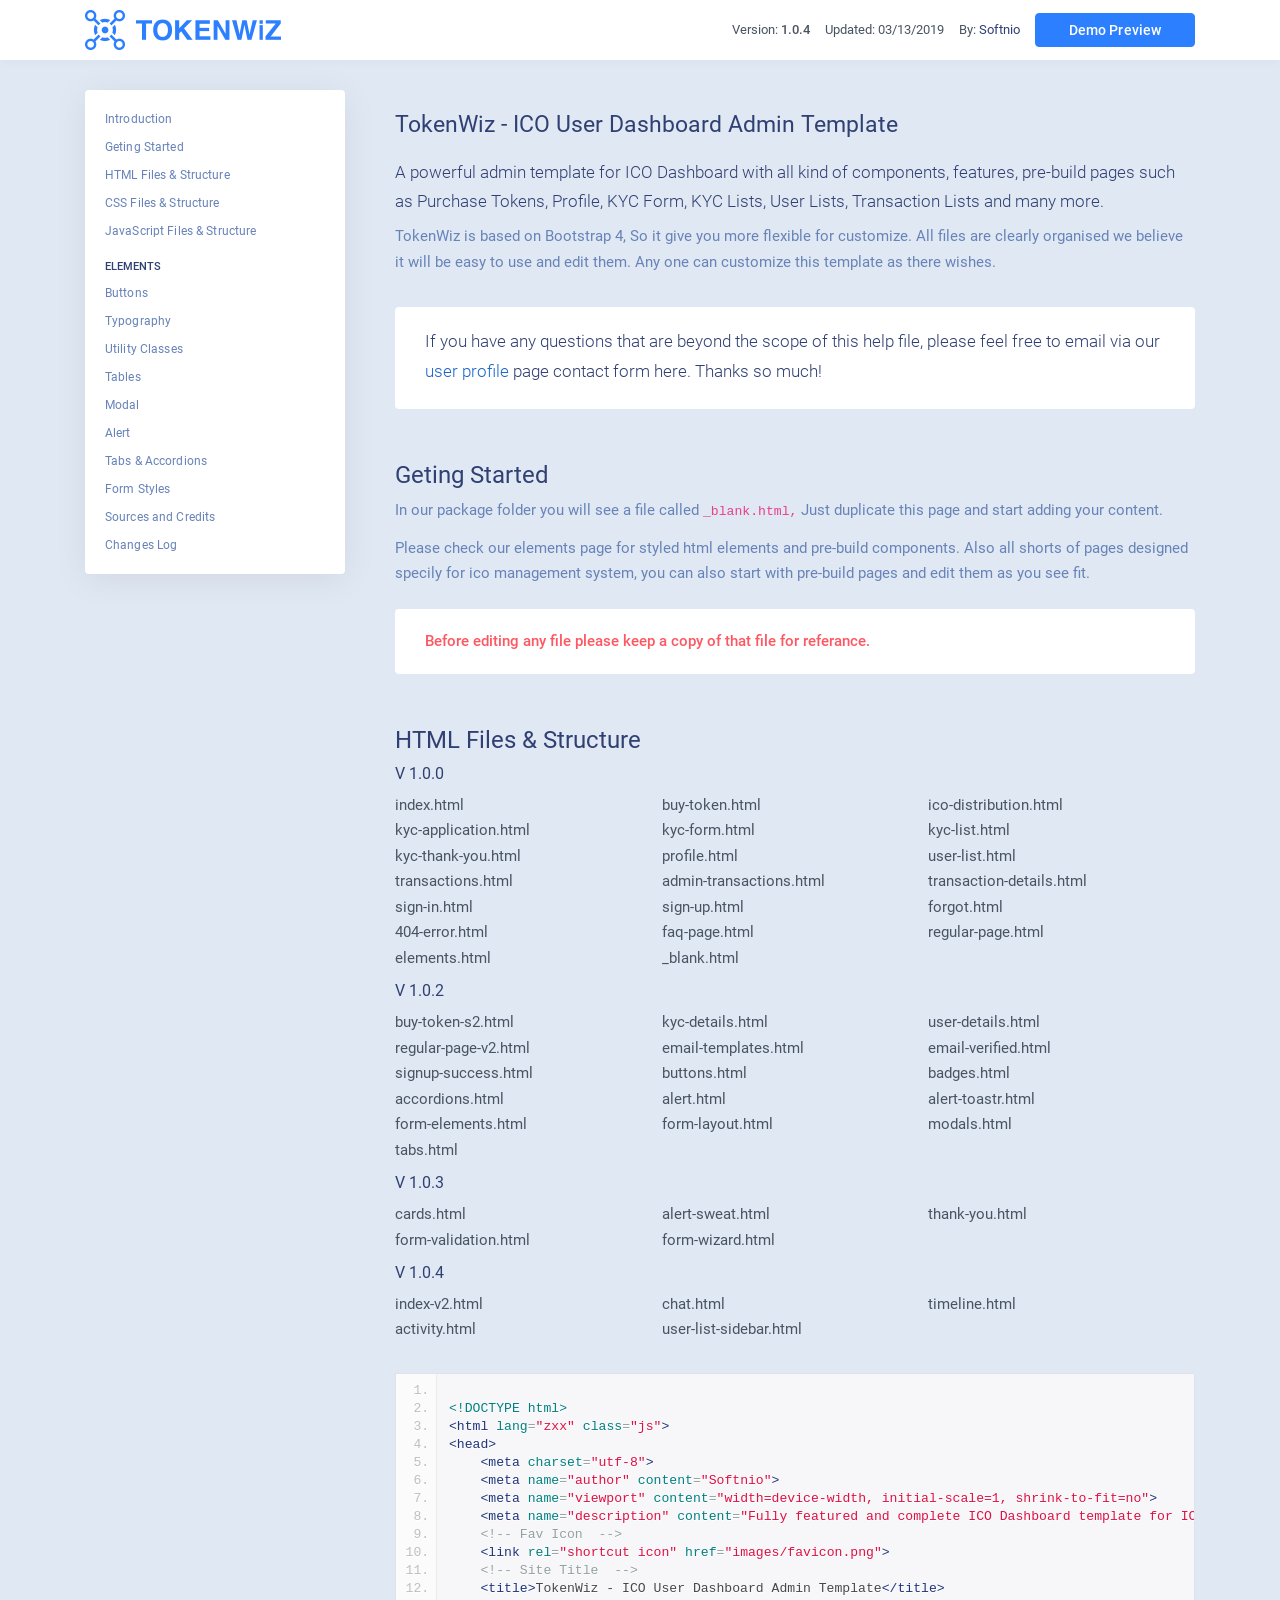
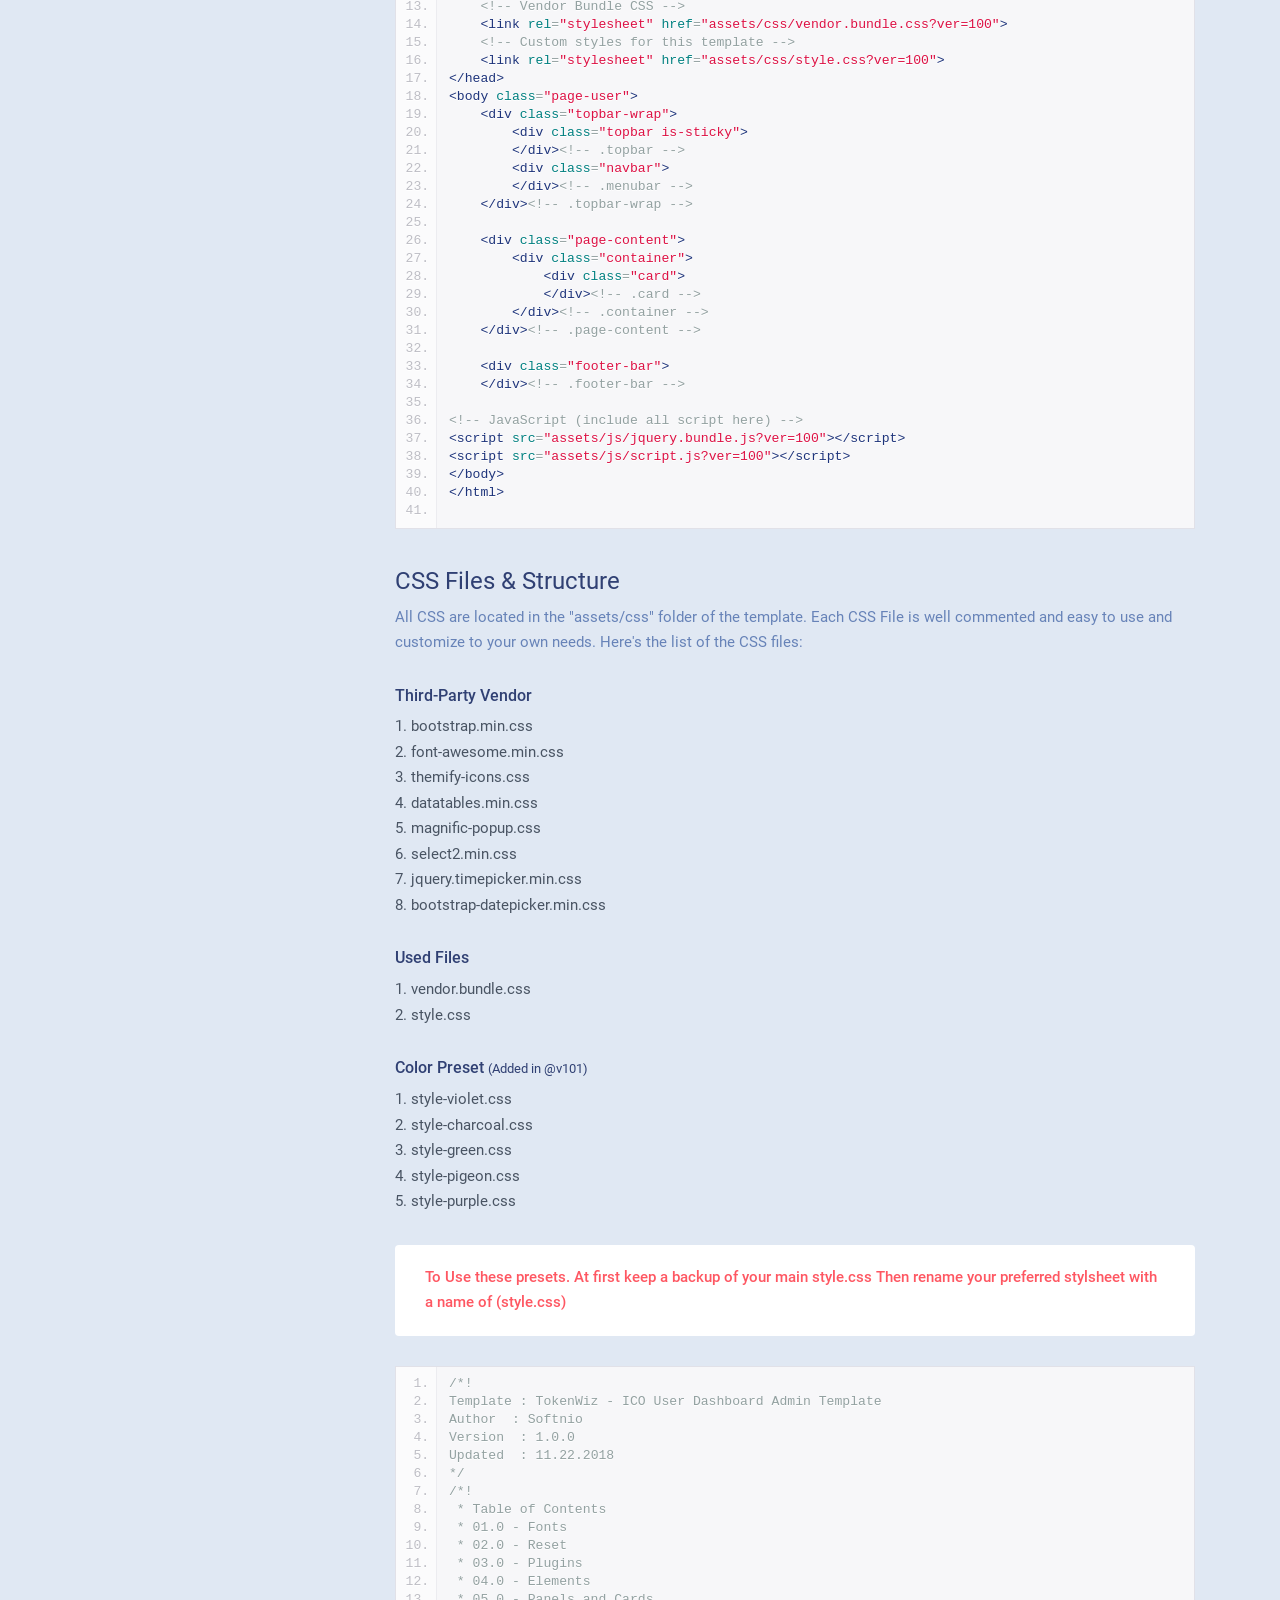
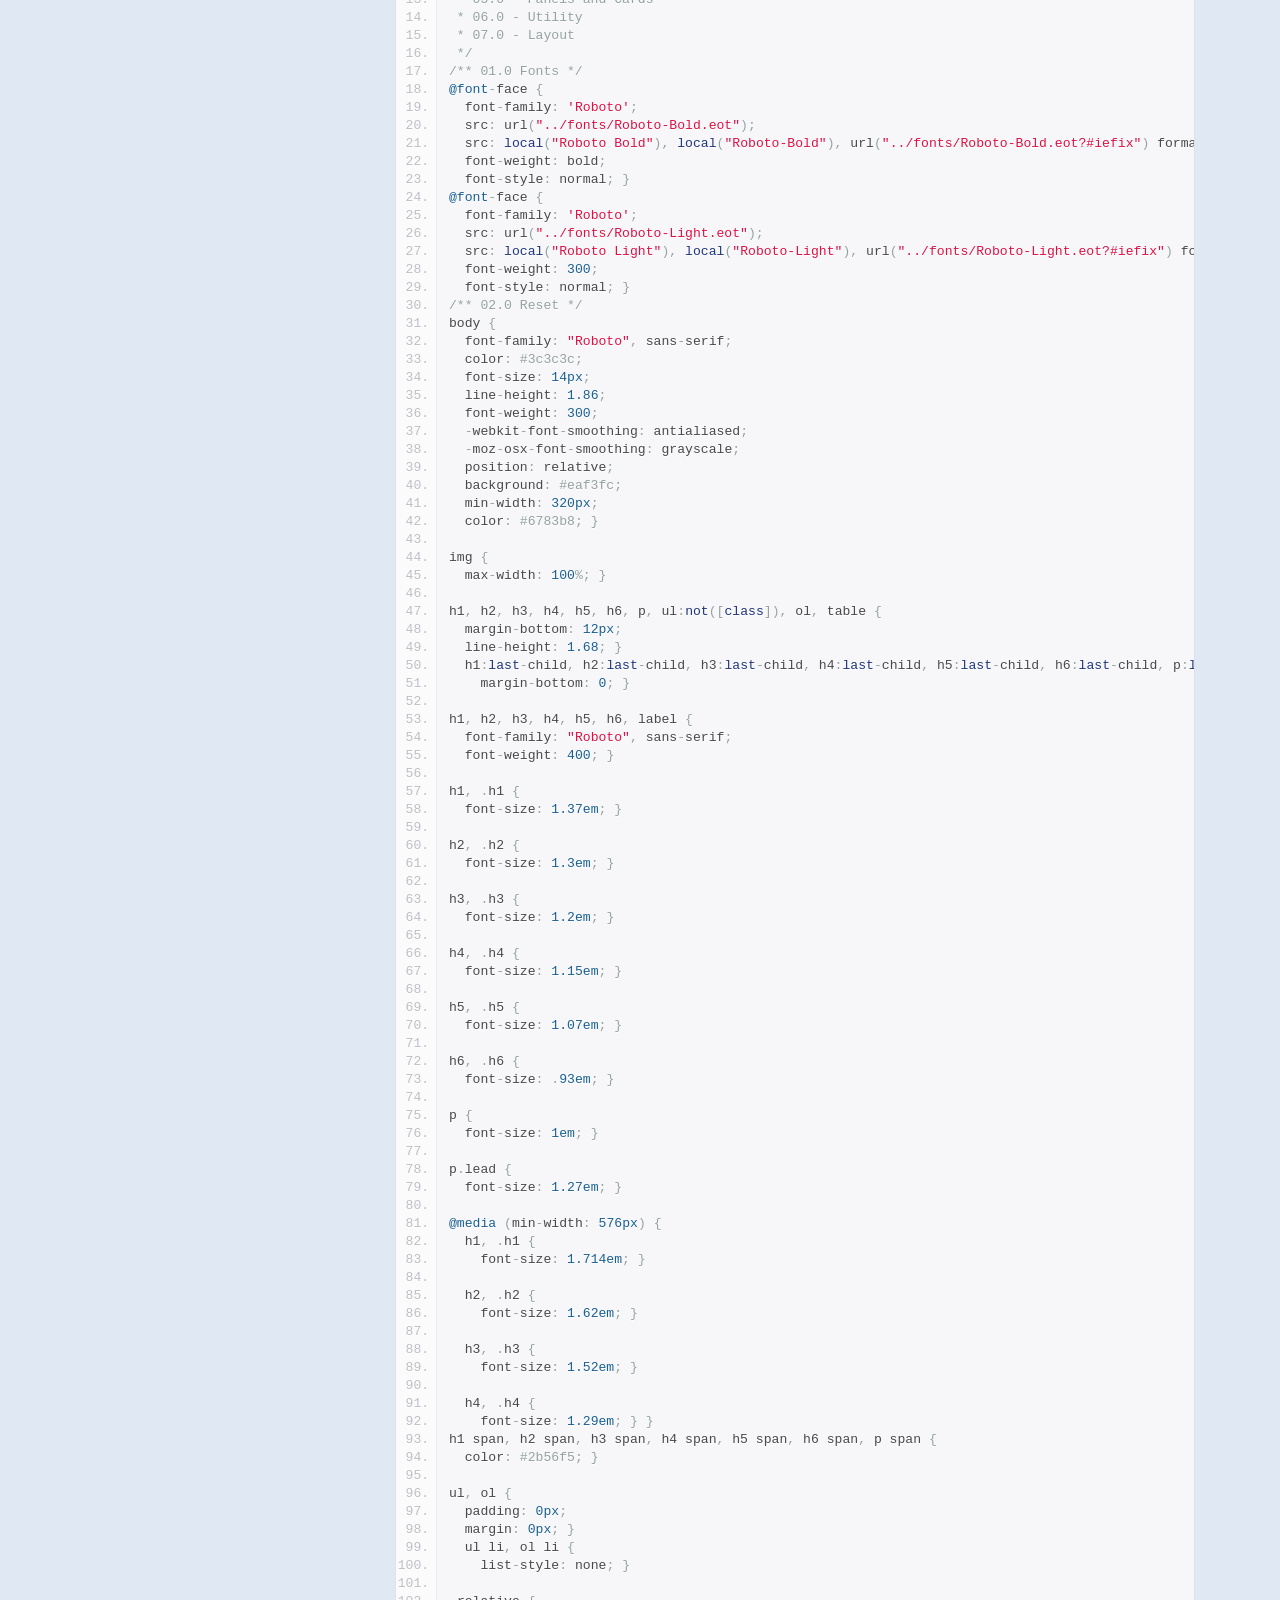
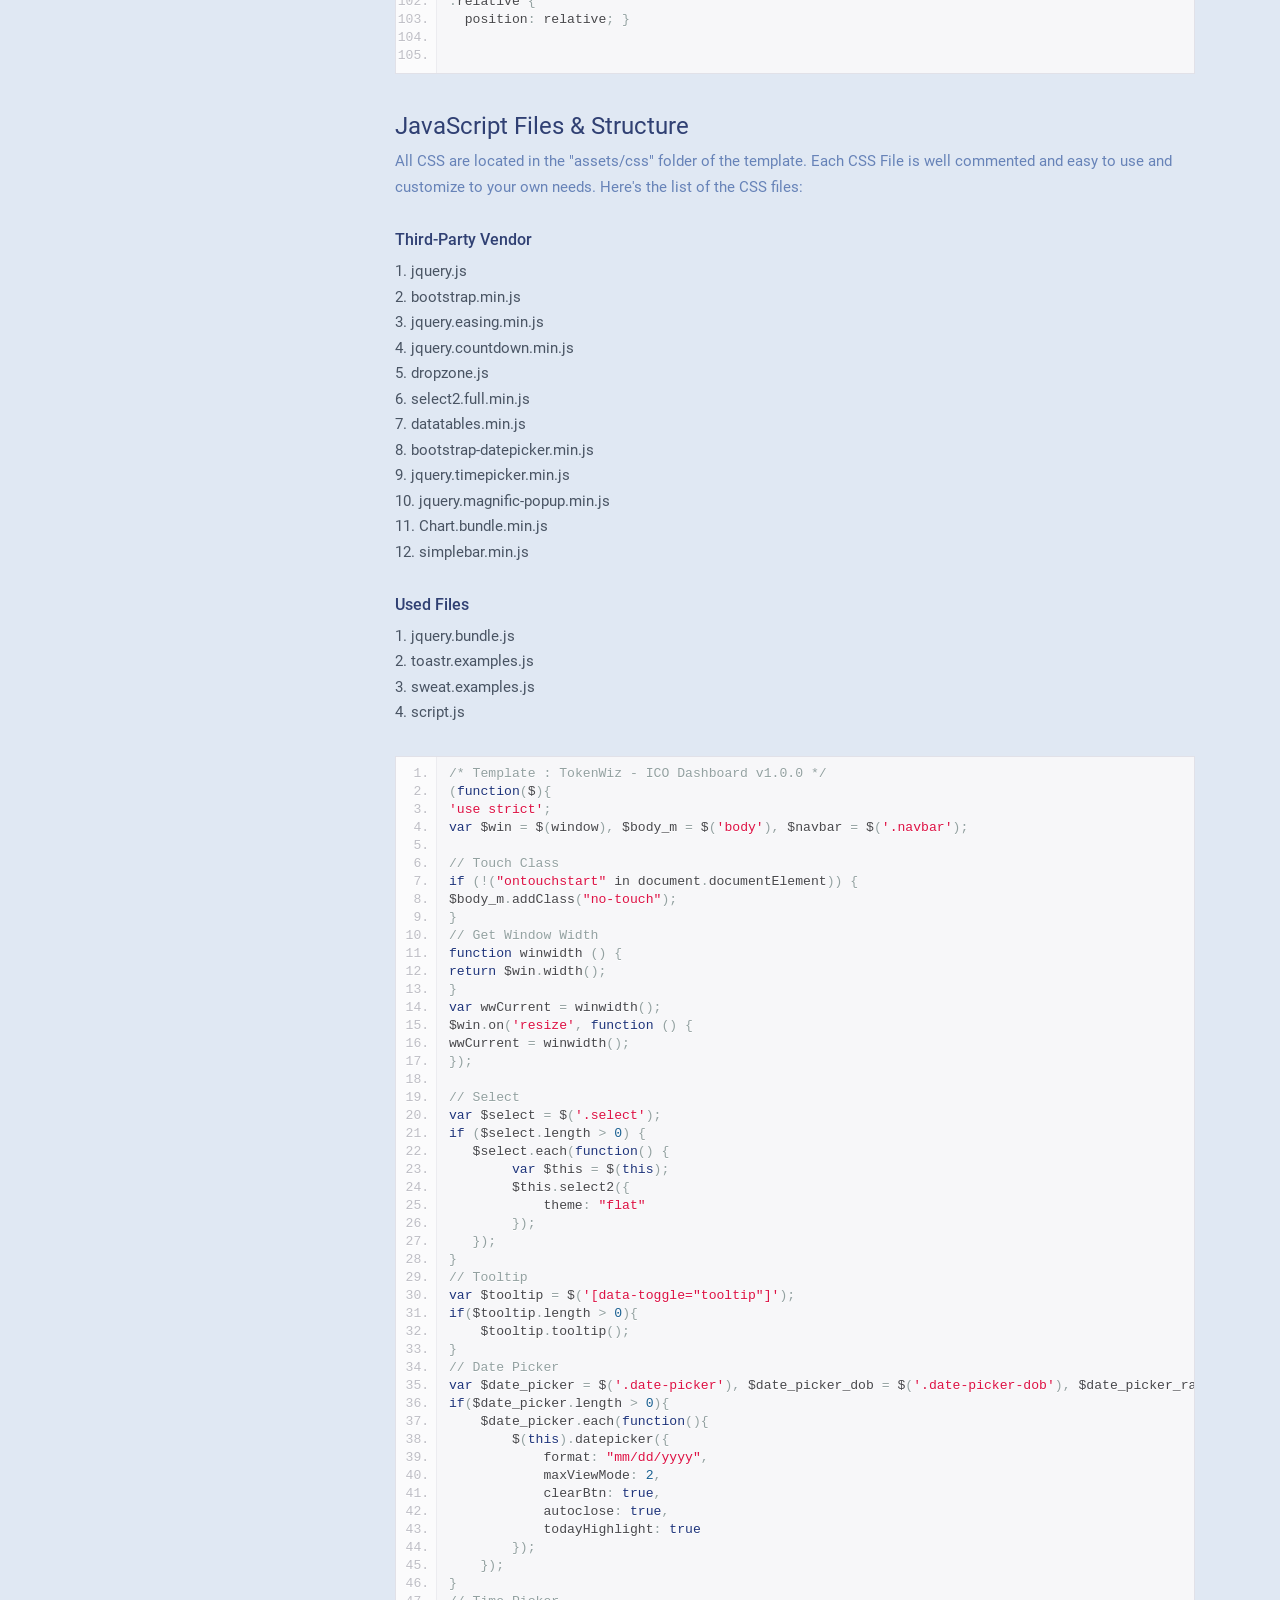
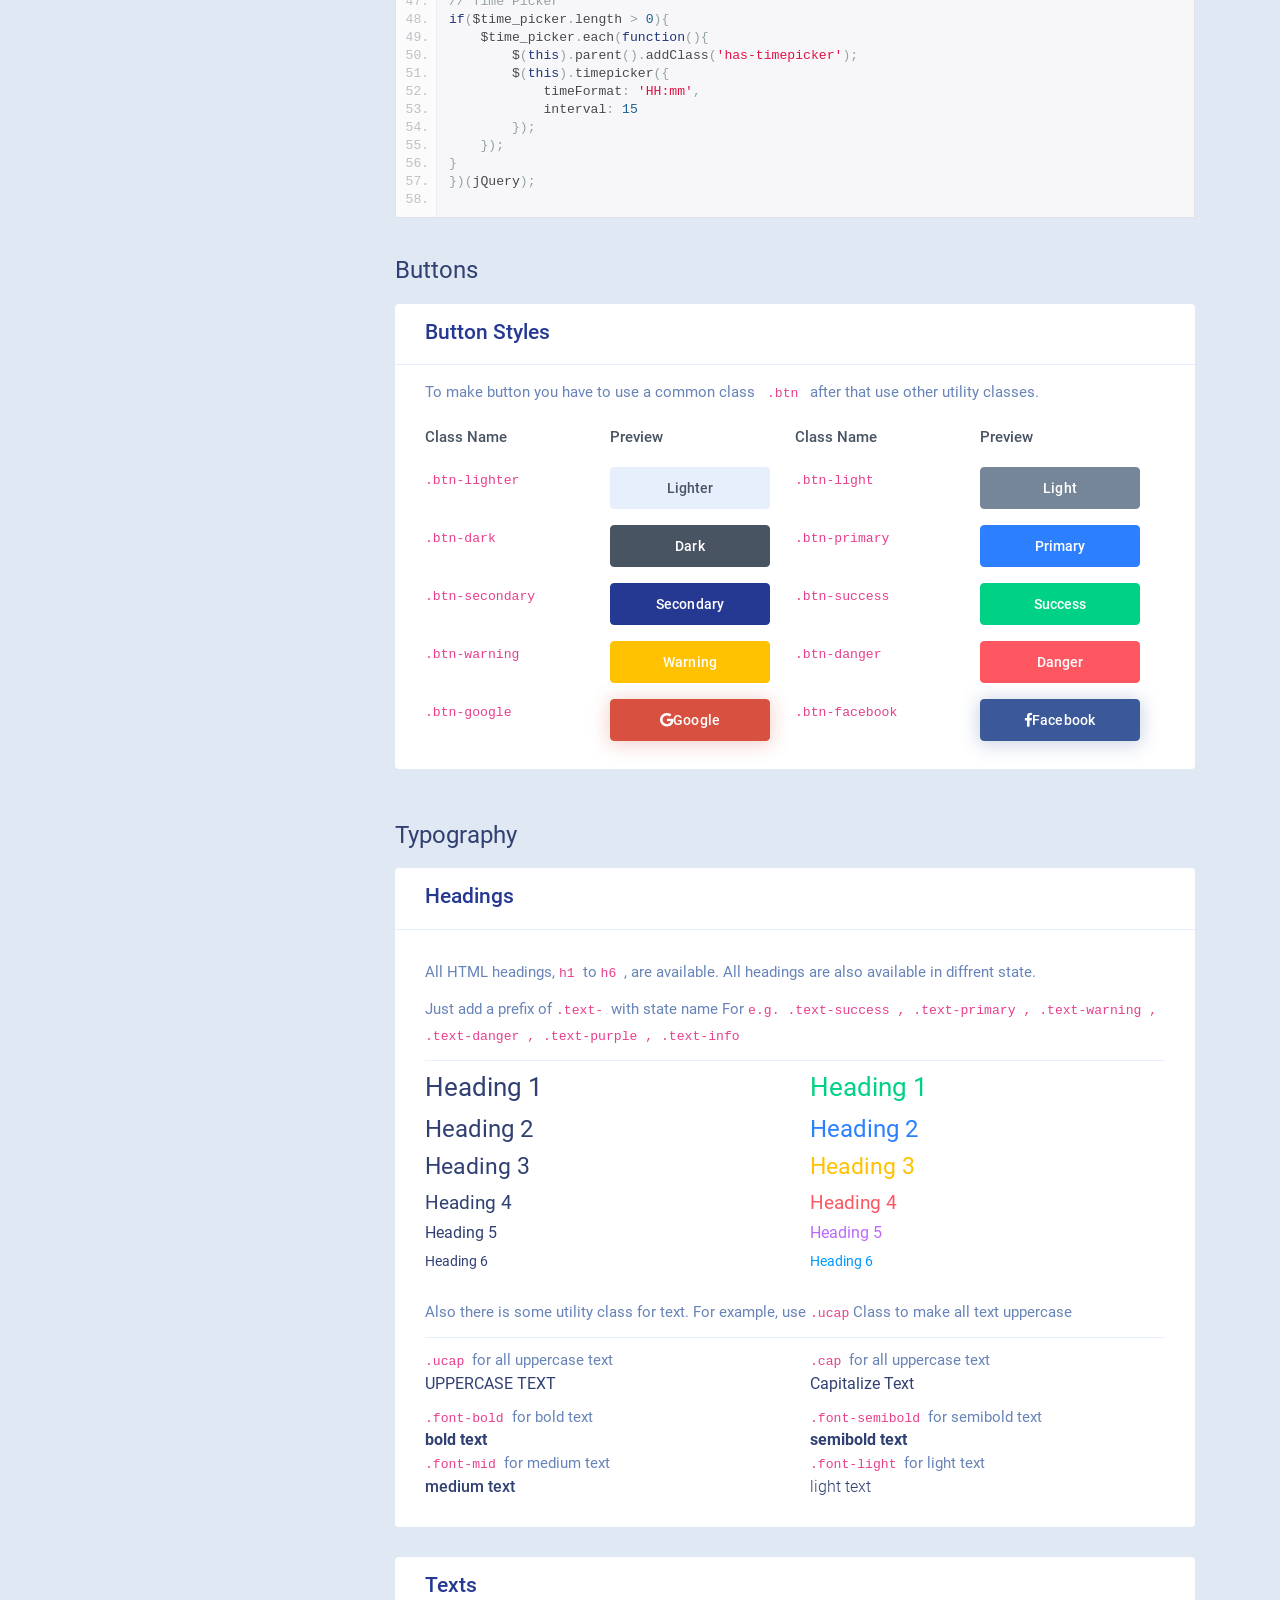
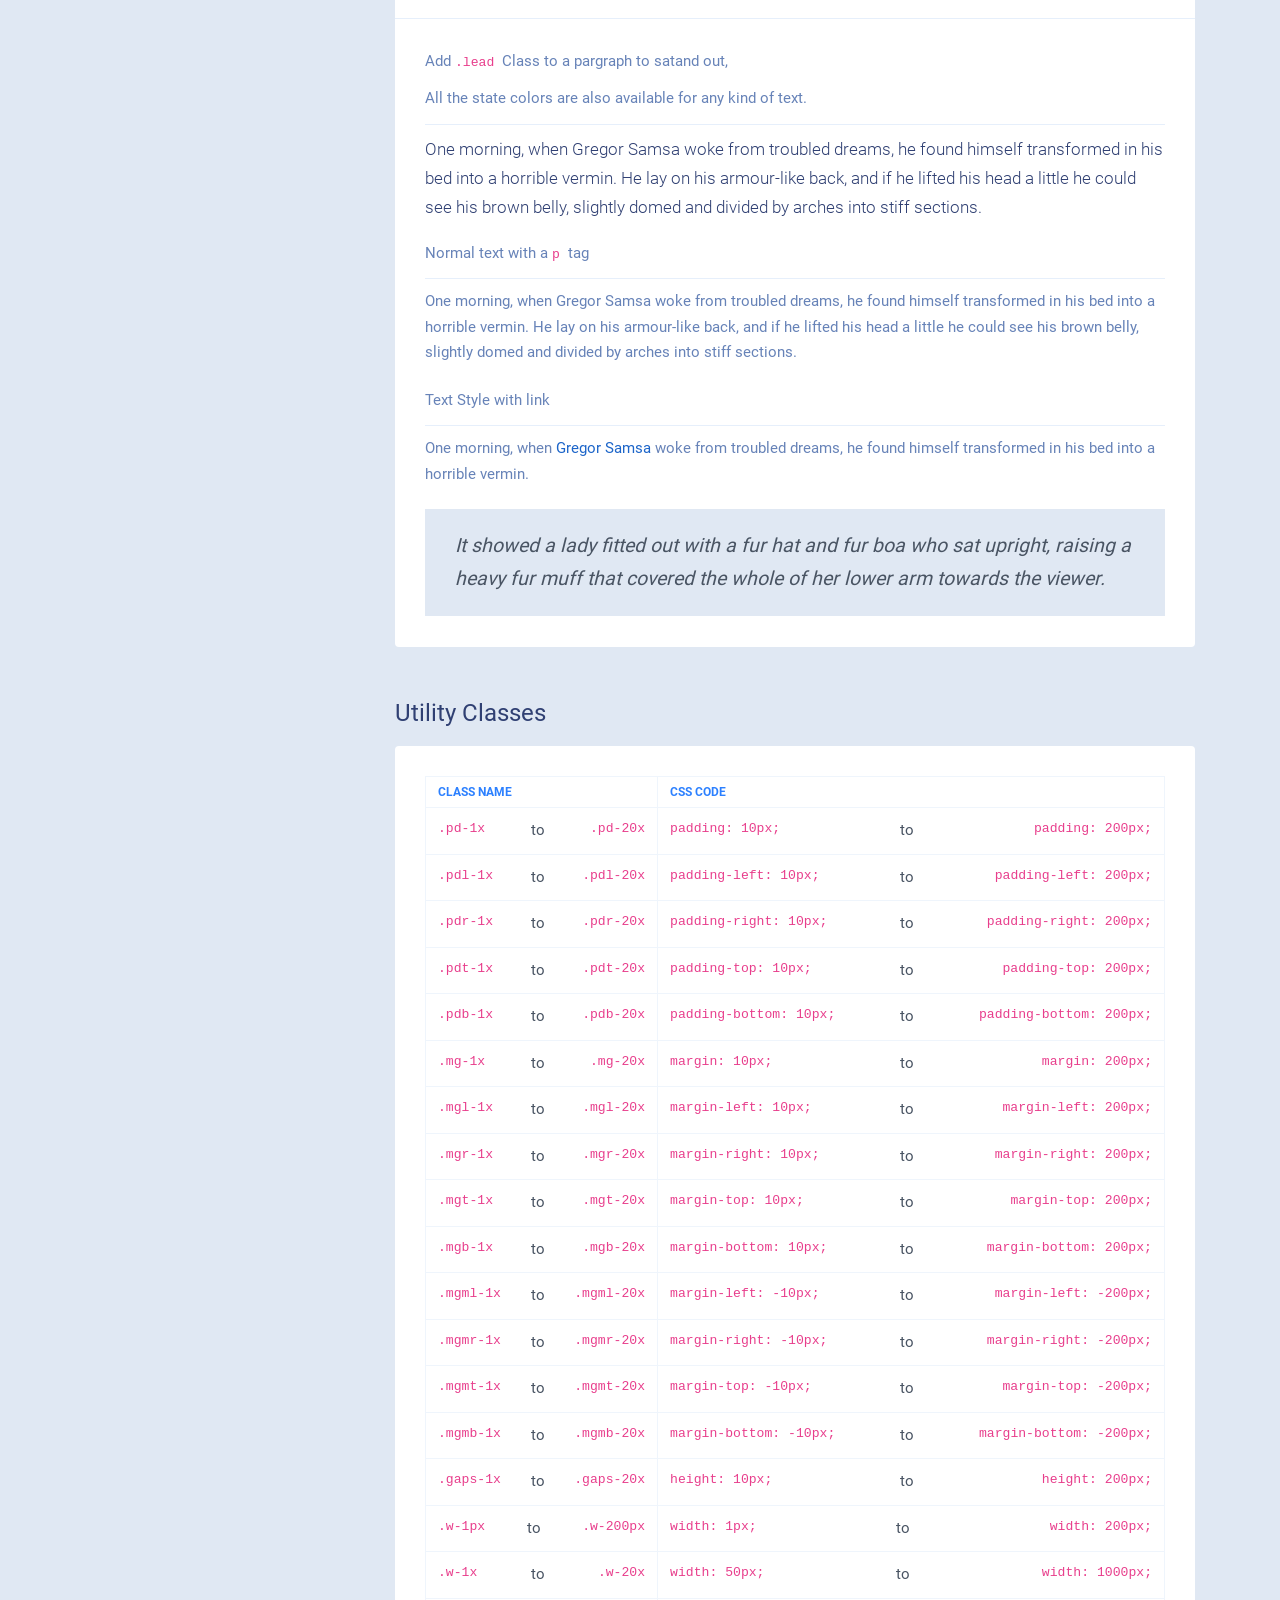
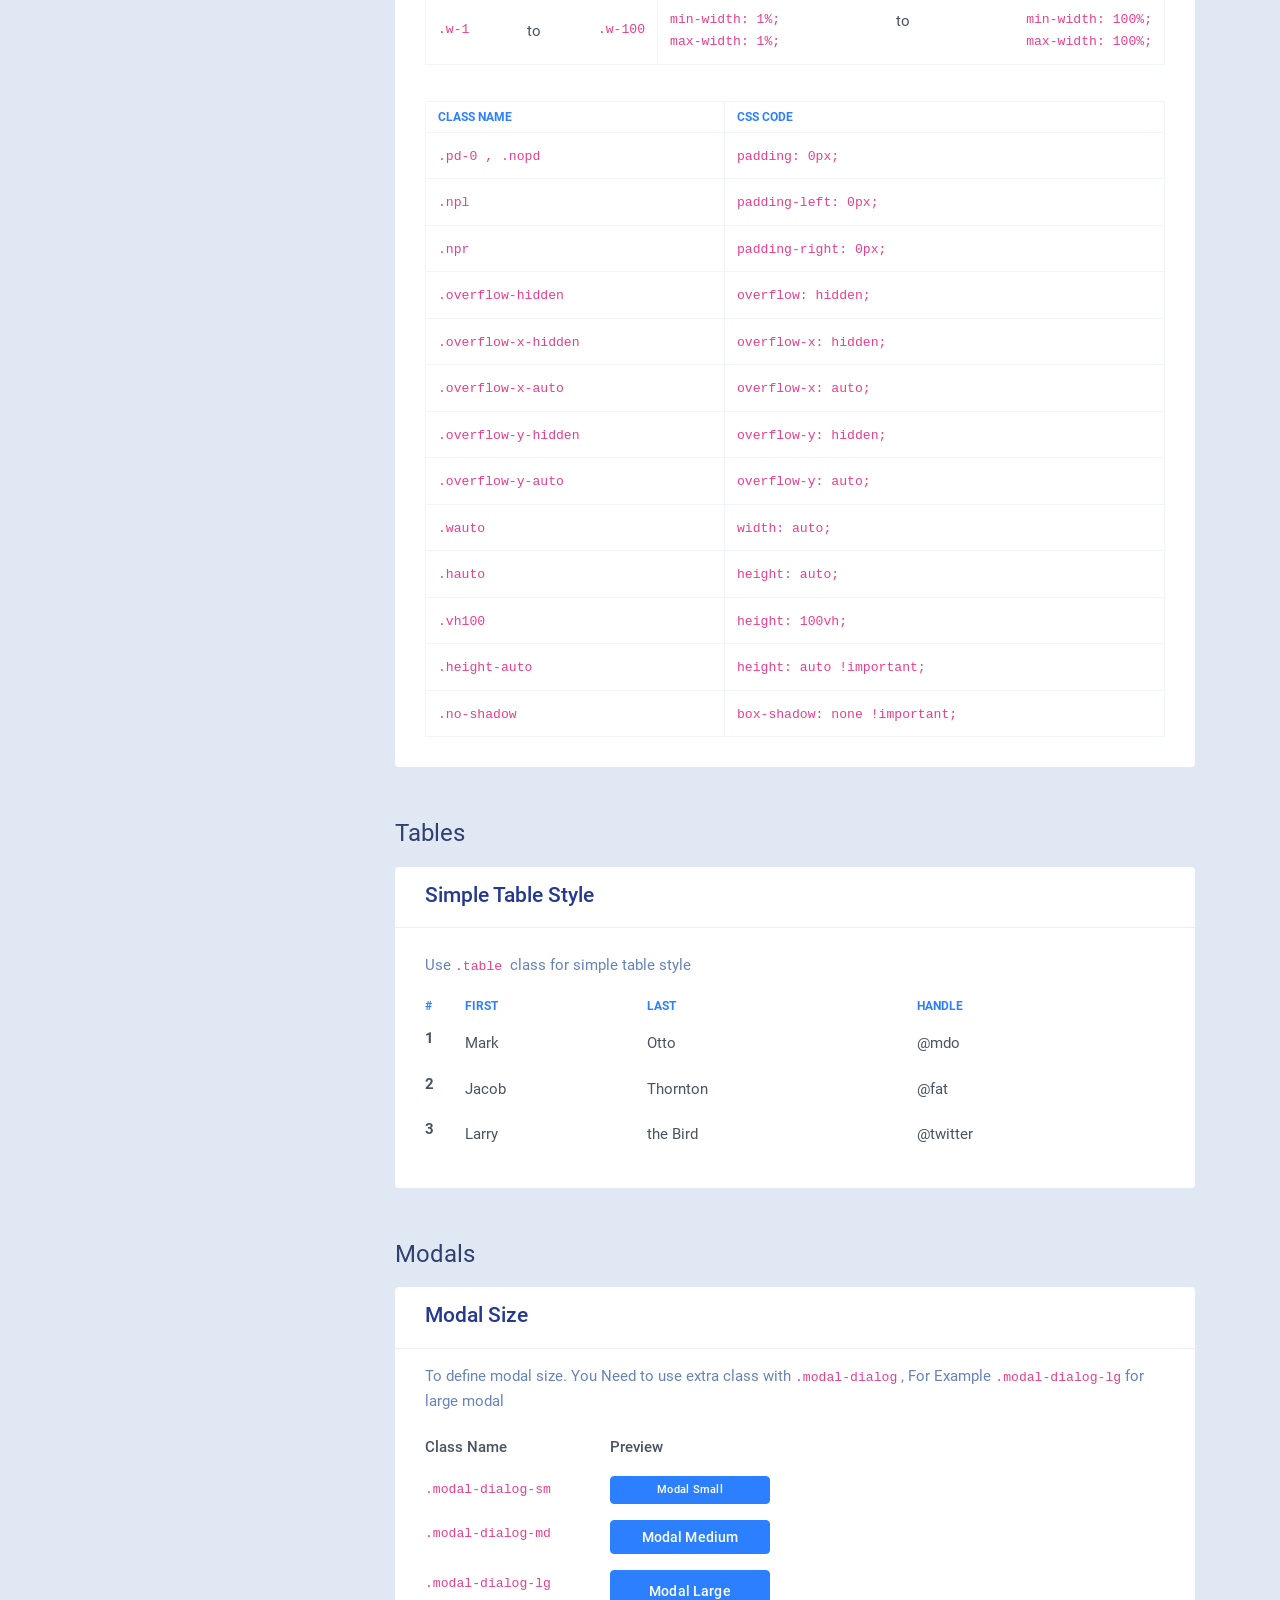
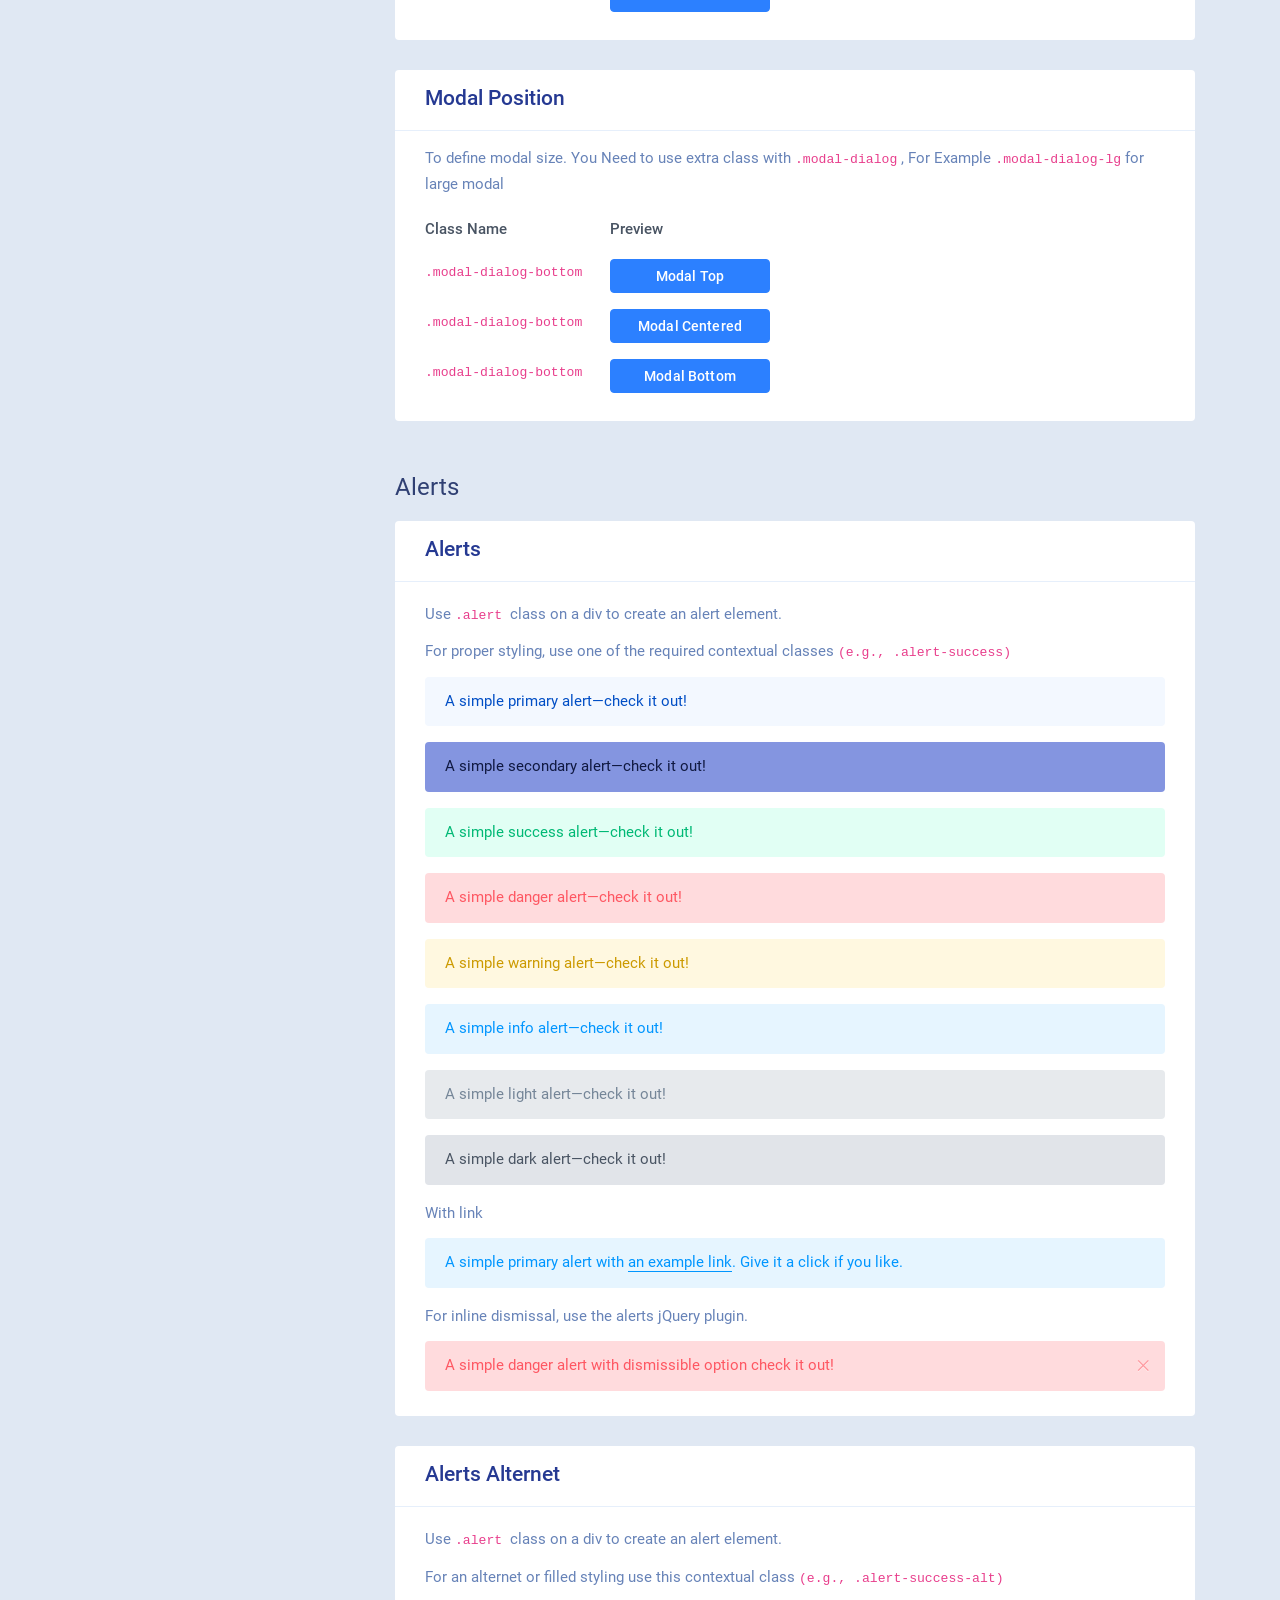
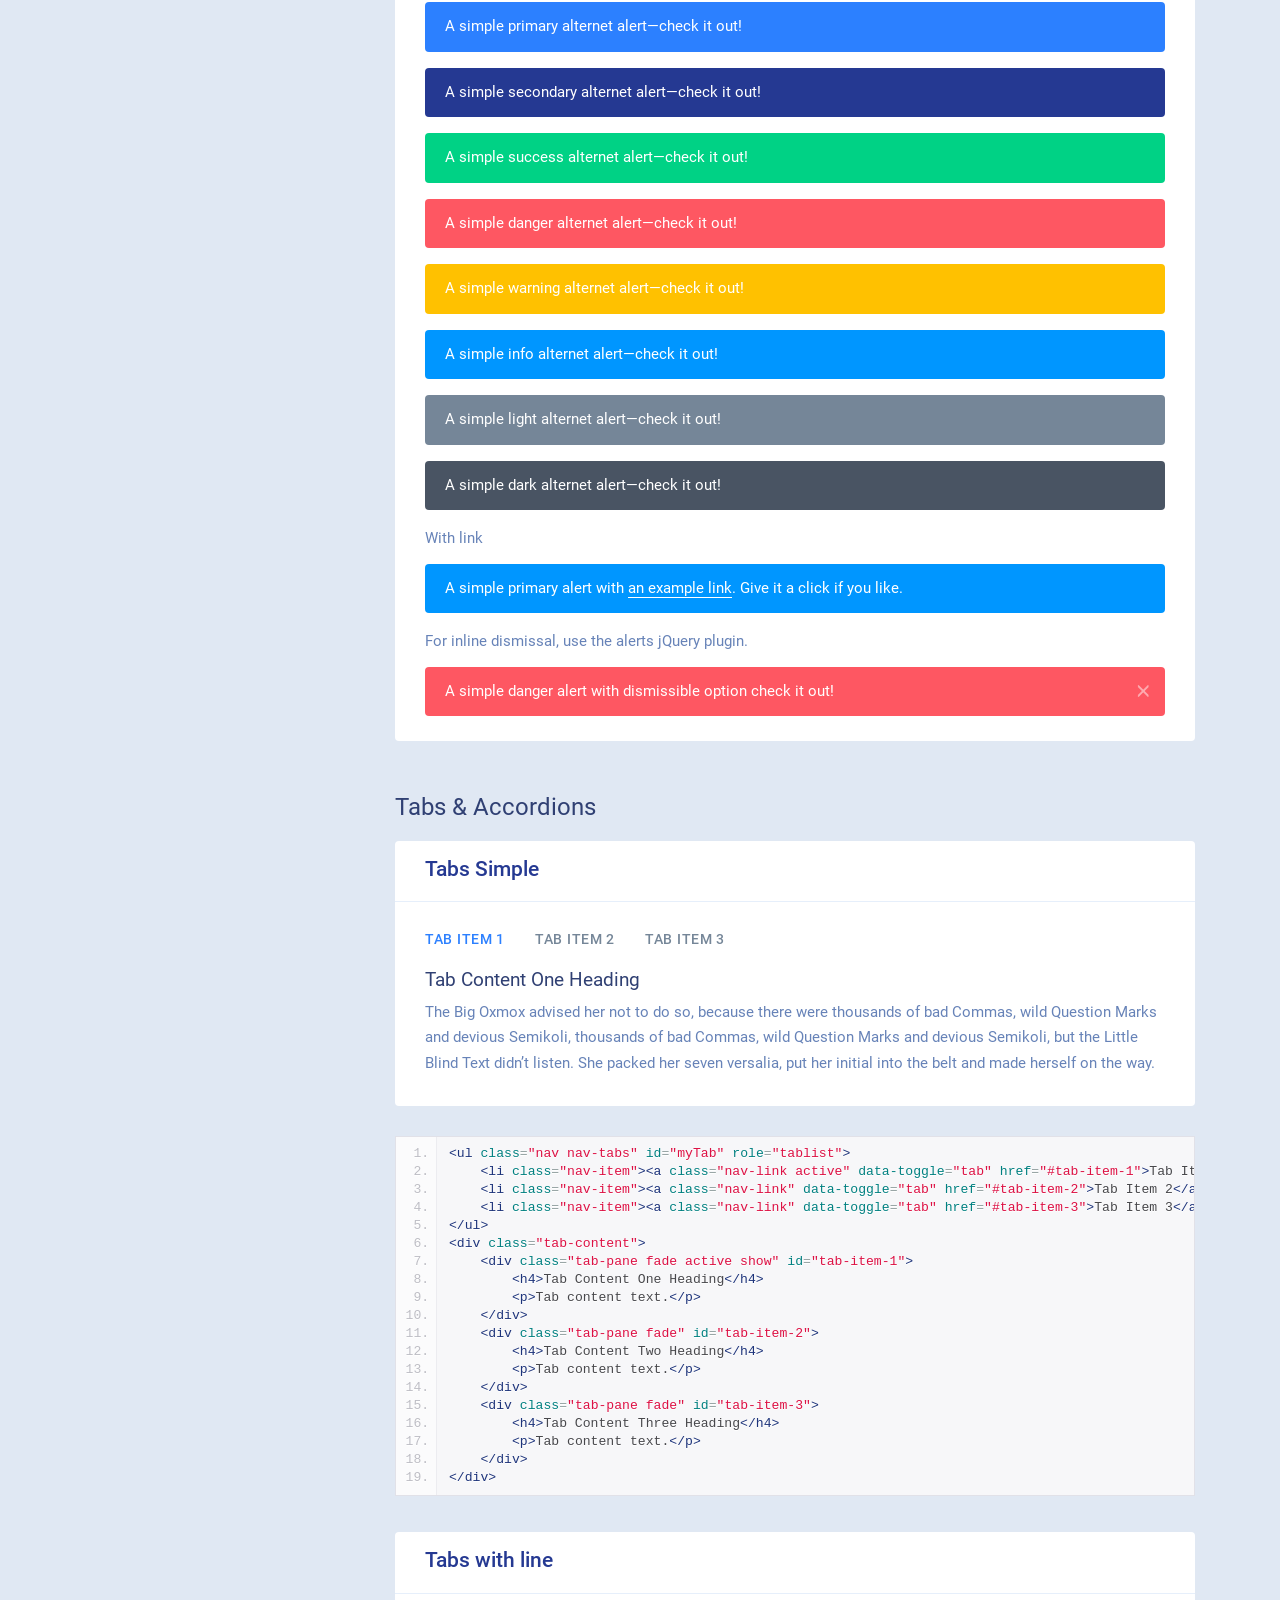
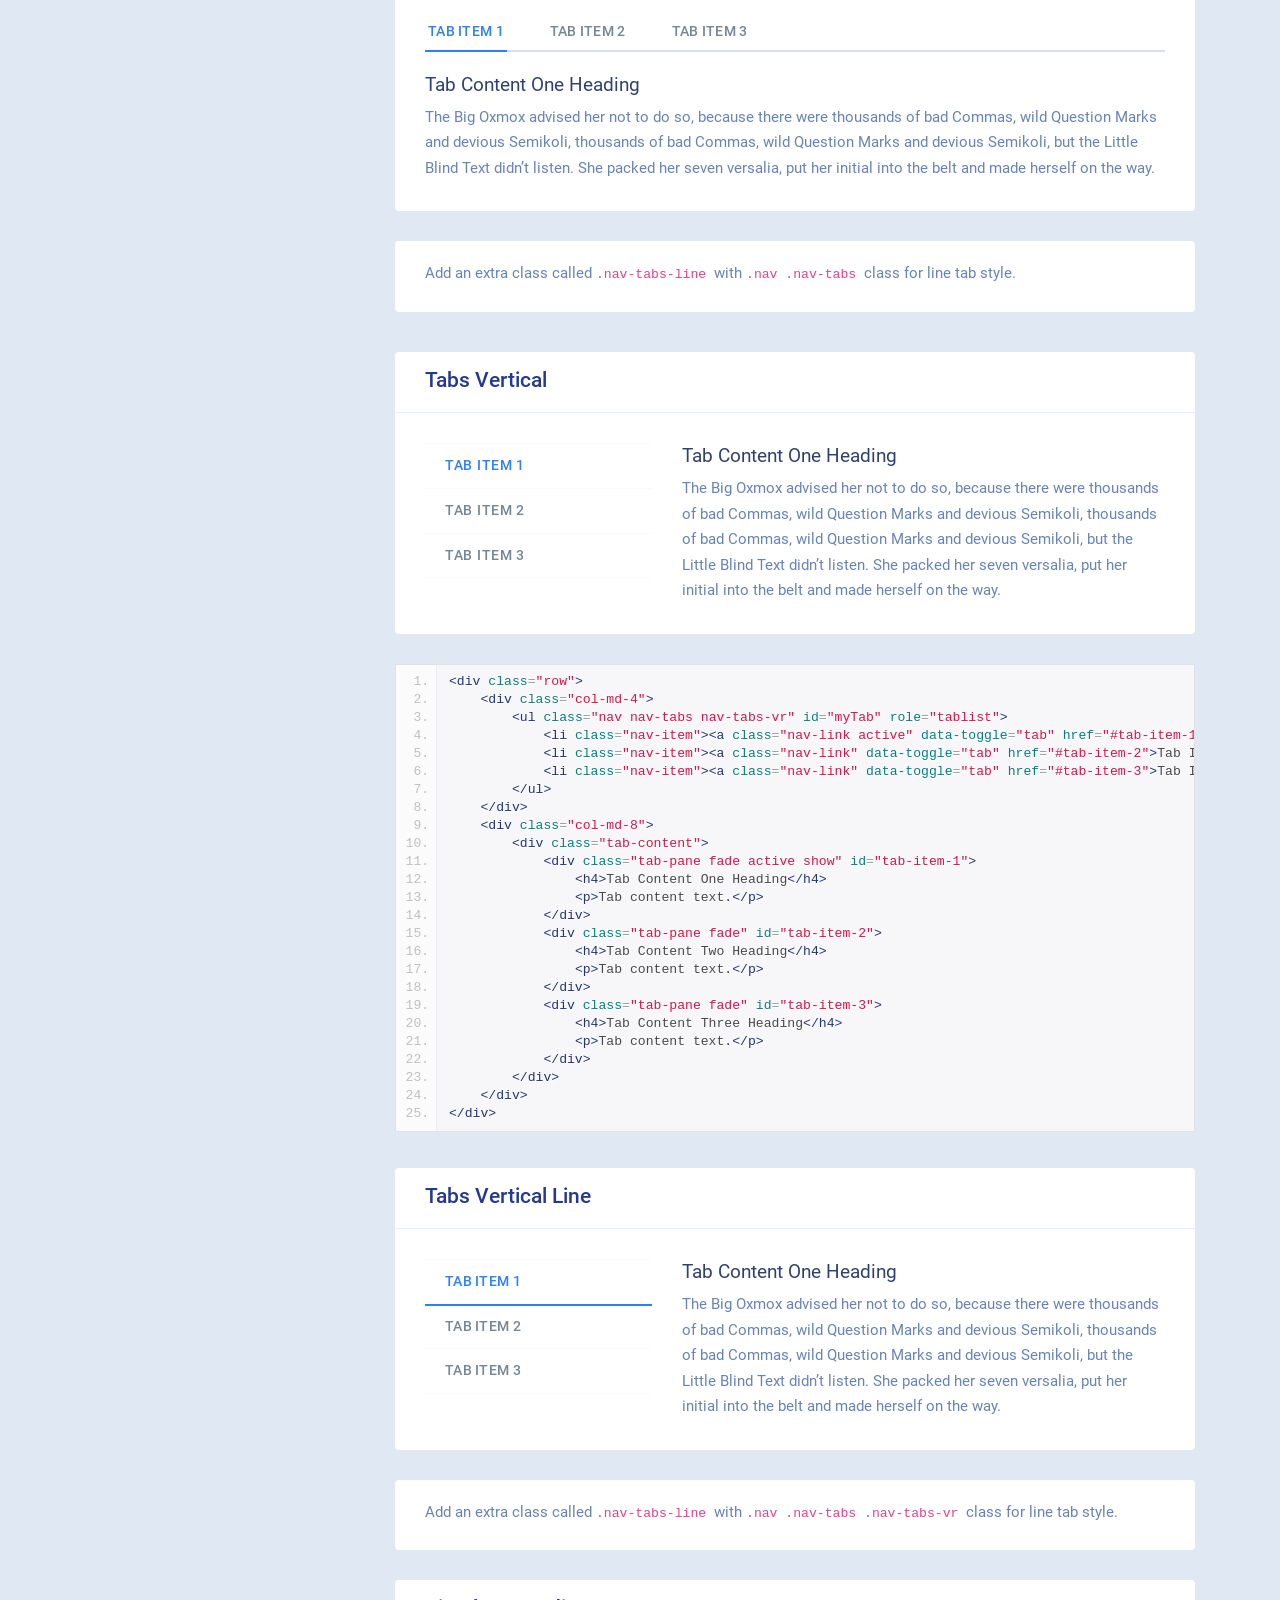
<file: documentation/index.html>
<!DOCTYPE html>
<html lang="zxx" class="js">
<head>
	<meta charset="utf-8">
	<meta name="author" content="Softnio">
	<meta name="viewport" content="width=device-width, initial-scale=1, shrink-to-fit=no">
	<meta name="description" content="TokenWiz is a modern and clean admin template for ICO Dashboard.">
	<!-- Fav Icon  -->
	<link rel="shortcut icon" href="images/favicon.png">
	<!-- Site Title  -->
	<title>Documentation | TokenWiz - ICO User Dashboard Admin Template</title>
	<!-- Vendor Bundle CSS -->
	<link rel="stylesheet" href="assets/css/vendor.bundle.css?ver=100">
	<link rel="stylesheet" href="assets/css/prettify.css">
	<!-- Custom styles for this template -->
	<link rel="stylesheet" href="assets/css/style.css?ver=100">

	<style>
        .section{
            padding: 20px 0 0;
        }
        a{
            color: #304073;
        }
        a:hover,a:focus,a:active{
            color: #2b56f5;
        }
        h1,h2,h3,h4,h5,h6,p.lead{
            color: #304073;
            margin-bottom: 8px;
        }
        p,span{
            color: #6783b8;
        }
        .doc-topbar{
            position: fixed;
            top: 0;
            width: 100%;
            z-index: 999;
            padding: 10px 0;
            background: #fff;
            box-shadow: 0px 5px 7px 0px rgba(0, 0, 0, 0.02);
        }
        .doc-logo{
            height: 40px;
            display: block;
        }
        .doc-logo img{
            height: 40px;
        }
        .doc-topbar-info ul{}
        .doc-topbar-info ul li{
            font-size: 13px;
        }
        .doc-sidebar{
            position: fixed;
            top: 0;
            width: 260px;
            border-radius: 4px;
            padding: 15px 0;
            margin-top: 90px;
            background: #fff;
            max-height: calc(100vh - 120px);
            box-shadow: 0px 5px 35px 0px rgba(0, 0, 0, 0.07);
        }
        .doc-sidebar-head{
            color: #304073;
            margin:15px 0 5px;
            padding: 0 20px;
            font-size: 11px;
            text-transform: uppercase;
            font-weight: 500;
        }
        .doc-sidebar-nav{
            padding: 0 20px;
        }
        .doc-sidebar-nav li{
            padding: 5px 0;
        }
        .doc-sidebar-nav li a{
            font-size: 12px;
            line-height: 18px;
            letter-spacing: 0.01em;
            font-weight: 400;
            color: #6783b8;
            display: block;
        }
        .doc-sidebar-nav li a:hover,.doc-sidebar-nav li a:focus,.doc-sidebar-nav li a:active,.doc-sidebar-nav li.active a{
            color: #2b56f5;
        }
        .doc-content{
            margin-left: 310px;
        }
        .doc-content{
        }
        .doc-file-list{
            display: flex;
            flex-wrap: wrap;
        }
        .doc-file-list li{
            font-weight: 400;
            width: 33.33%;
        }
        ol li{
            list-style: decimal;
        }
        .doc-ol li{
            list-style-position: inside;
            font-weight: 400;
        }
        .lang-html,.lang-css,.lang-js{
            overflow-x: hidden;
        }
    </style>
	
</head>

<body class="admin-dashboard-demo">
    
    <div class="doc-topbar">
        <div class="container">
            <div class="d-flex justify-content-between align-items-center">
                <div class="div">
                    <a class="doc-logo" href="./"><img src="images/logo.png" alt="logo"></a>
                </div>
                <div class="doc-topbar-info d-none d-md-block">
                    <ul class="d-flex guttar-15px align-items-center">
                        <li>Version: <strong>1.0.4</strong></li>
                        <li>Updated: 03/13/2019</li>
                        <li>By: <a href="https://softnio.com" target="_blank">Softnio</a></li>
                        <li><a target="_blank" href="http://demo.themenio.com/tokenwiz/" class="btn btn-sm btn-primary">Demo Preview</a></li>
                    </ul>
                </div>
                <div class="d-md-none">
                    <a href="#" class="doc-menu-toggler"><em class="ti ti-align-right"></em></a>
                </div>
            </div>
        </div>
    </div>
    <div class="container">
        <div id="docSidebar" class="doc-sidebar">
            <div>
                <ul class="doc-sidebar-nav">
                    <li><a class="to-section" href="#introduction">Introduction</a></li>
                    <li><a class="to-section" href="#getStarted">Geting Started</a></li>
                    <li><a class="to-section" href="#htmlStructure">HTML Files &amp; Structure</a></li>
                    <li><a class="to-section" href="#cssStructure">CSS Files &amp; Structure</a></li>
                    <li><a class="to-section" href="#jsStructure">JavaScript Files &amp; Structure</a></li>
                </ul>
                <h5 class="doc-sidebar-head">Elements</h5>
                <ul class="doc-sidebar-nav">
                    <li><a class="to-section" href="#buttons">Buttons</a></li>
                    <li><a class="to-section" href="#typography">Typography</a></li>
                    <li><a class="to-section" href="#utility">Utility Classes</a></li>
                    <li><a class="to-section" href="#tables">Tables</a></li>
                    <li><a class="to-section" href="#modals">Modal</a></li>
                    <li><a class="to-section" href="#alerts">Alert</a></li>
                    <li><a class="to-section" href="#tabsAcc">Tabs &amp; Accordions</a></li>
                    <li><a class="to-section" href="#form">Form Styles</a></li>
                </ul>
                <ul class="doc-sidebar-nav">
                    <li><a class="to-section" href="#credits">Sources and Credits</a></li>
                    <li><a href="changeslog.html">Changes Log</a></li>
                </ul>
            </div>
        </div>
        <div class="doc-content">
            <div id="introduction" class="section" style="padding-top: 110px">
                <h3>TokenWiz - ICO User Dashboard Admin Template</h3>
                <ul class="d-flex guttar-20px align-items-center d-md-none">
					<li>Version: <strong>1.0.4</strong></li>
					<li>Updated: 03/13/2019</li>
					<li>By: <a href="https://softnio.com" target="_blank">Softnio</a></li>
                </ul>
                <div class="gaps-1x"></div>
                <p class="lead">A powerful admin template for ICO Dashboard with all kind of components, features, pre-build pages such as Purchase Tokens, Profile, KYC Form, KYC Lists, User Lists, Transaction Lists and many more.</p>
                <p>TokenWiz is based on Bootstrap 4, So it give you more flexible for customize. All files are clearly organised we believe it will be easy to use and edit them. Any one can customize this template as there wishes.</p>
                <div class="gaps-2x"></div>
                <div class="card no-hover-shadow">
                    <div class="card-innr pdt-2x pdb-1-5x">
                        <p class="lead">If you have any questions that are beyond the scope of this help file, please feel free to email via our <a target="_blank" href="https://themeforest.net/user/softnio#contact">user profile</a> page contact form here. Thanks so much!</p>
                    </div>
                </div>
            </div>
            <!-- End #introduction -->
            
            <div id="getStarted" class="section">
                <h2>Geting Started</h2>
                <p>In our package folder you will see a file called <code> _blank.html,</code> Just duplicate this page and start adding your content.</p>
                <p>Please check our elements page for styled html elements and pre-build components. Also all shorts of pages designed specily for ico management system, you can also start with pre-build pages and edit them as you see fit.</p>
                <div class="gaps-1x"></div>
                <div class="card no-hover-shadow">
                    <div class="card-innr pdt-2x pdb-2x">
                        <p class="text-danger"><strong>Before editing any file please keep a copy of that file for referance.</strong></p>
                    </div>
                </div>
            </div>
            <!-- End #getStarted -->
            
            <div id="htmlStructure" class="section">
                <h2>HTML Files &amp; Structure</h2>
                
                <h5>V 1.0.0</h5>
                <ul class="doc-file-list">
                    <li>index.html</li>
                    <li>buy-token.html</li>
                    <li>ico-distribution.html</li>
                    <li>kyc-application.html</li>
                    <li>kyc-form.html</li>
                    <li>kyc-list.html</li>
                    <li>kyc-thank-you.html</li>
                    <li>profile.html</li>
                    <li>user-list.html</li>
                    <li>transactions.html</li>
                    <li>admin-transactions.html</li>
                    <li>transaction-details.html</li>
                    <li>sign-in.html</li>
                    <li>sign-up.html</li>
                    <li>forgot.html</li>
                    <li>404-error.html</li>
                    <li>faq-page.html</li>
                    <li>regular-page.html</li>
                    <li>elements.html</li>
                    <li>_blank.html</li>
                </ul>
                <div class="gaps-1x"></div>
                <h5>V 1.0.2</h5>
                <ul class="doc-file-list">
                    <li>buy-token-s2.html</li>
                    <li>kyc-details.html</li>
                    <li>user-details.html</li>
                    <li>regular-page-v2.html</li>
                    <li>email-templates.html</li>
                    <li>email-verified.html</li>
                    <li>signup-success.html</li>
                    <li>buttons.html</li>
                    <li>badges.html</li>
                    <li>accordions.html</li>
                    <li>alert.html</li>
                    <li>alert-toastr.html</li>
                    <li>form-elements.html</li>
                    <li>form-layout.html</li>
                    <li>modals.html</li>
                    <li>tabs.html</li>
                </ul>
                <div class="gaps-1x"></div>
                <h5>V 1.0.3</h5>
                <ul class="doc-file-list">
                    <li>cards.html</li>
                    <li>alert-sweat.html</li>
                    <li>thank-you.html</li>
                    <li>form-validation.html</li>
                    <li>form-wizard.html</li>
                </ul>
                <div class="gaps-1x"></div>
                <h5>V 1.0.4</h5>
                <ul class="doc-file-list">
                    <li>index-v2.html</li>
                    <li>chat.html</li>
                    <li>timeline.html</li>
                    <li>activity.html</li>
                    <li>user-list-sidebar.html</li>
                </ul>
                <div class="gaps-3x"></div>
                <pre class="prettyprint lang-html linenums">            
&lt;!DOCTYPE html&gt;
&lt;html lang=&quot;zxx&quot; class=&quot;js&quot;&gt;
&lt;head&gt;
    &lt;meta charset=&quot;utf-8&quot;&gt;
    &lt;meta name=&quot;author&quot; content=&quot;Softnio&quot;&gt;
    &lt;meta name=&quot;viewport&quot; content=&quot;width=device-width, initial-scale=1, shrink-to-fit=no&quot;&gt;
    &lt;meta name=&quot;description&quot; content=&quot;Fully featured and complete ICO Dashboard template for ICO backend management.&quot;&gt;
    &lt;!-- Fav Icon&nbsp; --&gt;
    &lt;link rel=&quot;shortcut icon&quot; href=&quot;images/favicon.png&quot;&gt;
    &lt;!-- Site Title&nbsp; --&gt;
    &lt;title&gt;TokenWiz - ICO User Dashboard Admin Template&lt;/title&gt;
    &lt;!-- Vendor Bundle CSS --&gt;
    &lt;link rel=&quot;stylesheet&quot; href=&quot;assets/css/vendor.bundle.css?ver=100&quot;&gt;
    &lt;!-- Custom styles for this template --&gt;
    &lt;link rel=&quot;stylesheet&quot; href=&quot;assets/css/style.css?ver=100&quot;&gt;
&lt;/head&gt;
&lt;body class=&quot;page-user&quot;&gt;
&nbsp; &nbsp; &lt;div class=&quot;topbar-wrap&quot;&gt;
&nbsp; &nbsp; &nbsp; &nbsp; &lt;div class=&quot;topbar is-sticky&quot;&gt;
&nbsp; &nbsp; &nbsp; &nbsp; &lt;/div&gt;&lt;!-- .topbar --&gt;
&nbsp; &nbsp; &nbsp; &nbsp; &lt;div class=&quot;navbar&quot;&gt;
&nbsp; &nbsp; &nbsp; &nbsp; &lt;/div&gt;&lt;!-- .menubar --&gt;
&nbsp; &nbsp; &lt;/div&gt;&lt;!-- .topbar-wrap --&gt;
&nbsp; &nbsp;&nbsp;
&nbsp; &nbsp; &lt;div class=&quot;page-content&quot;&gt;
&nbsp; &nbsp; &nbsp; &nbsp; &lt;div class=&quot;container&quot;&gt;
&nbsp; &nbsp; &nbsp; &nbsp; &nbsp; &nbsp; &lt;div class=&quot;card&quot;&gt;
&nbsp; &nbsp; &nbsp; &nbsp; &nbsp; &nbsp; &lt;/div&gt;&lt;!-- .card --&gt;
&nbsp; &nbsp; &nbsp; &nbsp; &lt;/div&gt;&lt;!-- .container --&gt;
&nbsp; &nbsp; &lt;/div&gt;&lt;!-- .page-content --&gt;
&nbsp; &nbsp;&nbsp;
&nbsp; &nbsp; &lt;div class=&quot;footer-bar&quot;&gt;
&nbsp; &nbsp; &lt;/div&gt;&lt;!-- .footer-bar --&gt;
&nbsp;
&lt;!-- JavaScript (include all script here) --&gt;
&lt;script src=&quot;assets/js/jquery.bundle.js?ver=100&quot;&gt;&lt;/script&gt;
&lt;script src=&quot;assets/js/script.js?ver=100&quot;&gt;&lt;/script&gt;
&lt;/body&gt;
&lt;/html&gt;
                </pre>

            </div>
            <!-- End #htmlStructure -->
            
            <div id="cssStructure" class="section">
                <h2>CSS Files &amp; Structure</h2>
                <p>All CSS are located in the "assets/css" folder of the template. Each CSS File is well commented and easy to use and customize to your own needs. Here's the list of the CSS files:</p>
                <h5><strong>Third-Party Vendor</strong></h5>
                <ol class="doc-ol">
                    <li>bootstrap.min.css</li>
                    <li>font-awesome.min.css</li>
                    <li>themify-icons.css</li>
                    <li>datatables.min.css</li>
                    <li>magnific-popup.css</li>
                    <li>select2.min.css</li>
                    <li>jquery.timepicker.min.css</li>
                    <li>bootstrap-datepicker.min.css</li>
                </ol>
                <h5><strong>Used Files</strong></h5>
                <ol class="doc-ol">
                    <li>vendor.bundle.css</li>
                    <li>style.css</li>
                </ol>
                
                <h5 id="color-preset"><strong>Color Preset <small>(Added in @v101)</small></strong></h5>
                <ol class="doc-ol">
                    <li>style-violet.css</li>
                    <li>style-charcoal.css</li>
                    <li>style-green.css</li>
                    <li>style-pigeon.css</li>
                    <li>style-purple.css</li>
                </ol>
                <div class="gaps-3x"></div>
                <div class="card no-hover-shadow">
                    <div class="card-innr pdt-2x pdb-2x">
                        <p class="text-danger"><strong> To Use these presets. At first keep a backup of your main style.css Then rename your preferred stylsheet with a name of (style.css) </strong></p>
                    </div>
                </div>
                <pre class="prettyprint lang-css linenums">
/*!
Template :<span style="white-space:pre"> </span>TokenWiz - ICO User Dashboard Admin Template
Author<span style="white-space:pre"> </span> :<span style="white-space:pre"> </span>Softnio
Version<span style="white-space:pre"> </span> :<span style="white-space:pre"> </span>1.0.0
Updated<span style="white-space:pre"> </span> :<span style="white-space:pre"> </span>11.22.2018
*/
/*!
&nbsp;* Table of Contents
&nbsp;* 01.0 - Fonts
&nbsp;* 02.0 - Reset
&nbsp;* 03.0 - Plugins
&nbsp;* 04.0 - Elements
&nbsp;* 05.0 - Panels and Cards
&nbsp;* 06.0 - Utility
&nbsp;* 07.0 - Layout
&nbsp;*/
/** 01.0 Fonts */
@font-face {
&nbsp; font-family: &#39;Roboto&#39;;
&nbsp; src: url(&quot;../fonts/Roboto-Bold.eot&quot;);
&nbsp; src: local(&quot;Roboto Bold&quot;), local(&quot;Roboto-Bold&quot;), url(&quot;../fonts/Roboto-Bold.eot?#iefix&quot;) format(&quot;embedded-opentype&quot;), url(&quot;../fonts/Roboto-Bold.woff2&quot;) format(&quot;woff2&quot;), url(&quot;../fonts/Roboto-Bold.woff&quot;) format(&quot;woff&quot;), url(&quot;../fonts/Roboto-Bold.ttf&quot;) format(&quot;truetype&quot;);
&nbsp; font-weight: bold;
&nbsp; font-style: normal; }
@font-face {
&nbsp; font-family: &#39;Roboto&#39;;
&nbsp; src: url(&quot;../fonts/Roboto-Light.eot&quot;);
&nbsp; src: local(&quot;Roboto Light&quot;), local(&quot;Roboto-Light&quot;), url(&quot;../fonts/Roboto-Light.eot?#iefix&quot;) format(&quot;embedded-opentype&quot;), url(&quot;../fonts/Roboto-Light.woff2&quot;) format(&quot;woff2&quot;), url(&quot;../fonts/Roboto-Light.woff&quot;) format(&quot;woff&quot;), url(&quot;../fonts/Roboto-Light.ttf&quot;) format(&quot;truetype&quot;);
&nbsp; font-weight: 300;
&nbsp; font-style: normal; }
/** 02.0 Reset */
body {
&nbsp; font-family: &quot;Roboto&quot;, sans-serif;
&nbsp; color: #3c3c3c;
&nbsp; font-size: 14px;
&nbsp; line-height: 1.86;
&nbsp; font-weight: 300;
&nbsp; -webkit-font-smoothing: antialiased;
&nbsp; -moz-osx-font-smoothing: grayscale;
&nbsp; position: relative;
&nbsp; background: #eaf3fc;
&nbsp; min-width: 320px;
&nbsp; color: #6783b8; }
&nbsp;
img {
&nbsp; max-width: 100%; }
&nbsp;
h1, h2, h3, h4, h5, h6, p, ul:not([class]), ol, table {
&nbsp; margin-bottom: 12px;
&nbsp; line-height: 1.68; }
&nbsp; h1:last-child, h2:last-child, h3:last-child, h4:last-child, h5:last-child, h6:last-child, p:last-child, ul:not([class]):last-child, ol:last-child, table:last-child {
&nbsp; &nbsp; margin-bottom: 0; }
&nbsp;
h1, h2, h3, h4, h5, h6, label {
&nbsp; font-family: &quot;Roboto&quot;, sans-serif;
&nbsp; font-weight: 400; }
&nbsp;
h1, .h1 {
&nbsp; font-size: 1.37em; }
&nbsp;
h2, .h2 {
&nbsp; font-size: 1.3em; }
&nbsp;
h3, .h3 {
&nbsp; font-size: 1.2em; }
&nbsp;
h4, .h4 {
&nbsp; font-size: 1.15em; }
&nbsp;
h5, .h5 {
&nbsp; font-size: 1.07em; }
&nbsp;
h6, .h6 {
&nbsp; font-size: .93em; }
&nbsp;
p {
&nbsp; font-size: 1em; }
&nbsp;
p.lead {
&nbsp; font-size: 1.27em; }
&nbsp;
@media (min-width: 576px) {
&nbsp; h1, .h1 {
&nbsp; &nbsp; font-size: 1.714em; }
&nbsp;
&nbsp; h2, .h2 {
&nbsp; &nbsp; font-size: 1.62em; }
&nbsp;
&nbsp; h3, .h3 {
&nbsp; &nbsp; font-size: 1.52em; }
&nbsp;
&nbsp; h4, .h4 {
&nbsp; &nbsp; font-size: 1.29em; } }
h1 span, h2 span, h3 span, h4 span, h5 span, h6 span, p span {
&nbsp; color: #2b56f5; }
&nbsp;
ul, ol {
&nbsp; padding: 0px;
&nbsp; margin: 0px; }
&nbsp; ul li, ol li {
&nbsp; &nbsp; list-style: none; }
&nbsp;
.relative {
&nbsp; position: relative; }
&nbsp;
                </pre>
                
            </div>
            <!-- End #cssStructure -->
            <div id="jsStructure" class="section">
                <h2>JavaScript Files &amp; Structure</h2>
                <p>All CSS are located in the "assets/css" folder of the template. Each CSS File is well commented and easy to use and customize to your own needs. Here's the list of the CSS files:</p>
                <h5><strong>Third-Party Vendor</strong></h5>
                <ol class="doc-ol">
                    <li>jquery.js</li>
                    <li>bootstrap.min.js</li>
                    <li>jquery.easing.min.js</li>
                    <li>jquery.countdown.min.js</li>
                    <li>dropzone.js</li>
                    <li>select2.full.min.js</li>
                    <li>datatables.min.js</li>
                    <li>bootstrap-datepicker.min.js</li>
                    <li>jquery.timepicker.min.js</li>
                    <li>jquery.magnific-popup.min.js</li>
                    <li>Chart.bundle.min.js</li>
                    <li>simplebar.min.js</li>
                </ol>
                <h5><strong>Used Files</strong></h5>
                <ol class="doc-ol">
                    <li>jquery.bundle.js</li>
                    <li>toastr.examples.js</li>
                    <li>sweat.examples.js</li>
                    <li>script.js</li>
                </ol>
                <div class="gaps-3x"></div>
                <pre class="prettyprint lang-js linenums">
/* Template<span style="white-space:pre"> </span>:<span style="white-space:pre"> </span>TokenWiz - ICO Dashboard v1.0.0 */
(function($){
&#39;use strict&#39;;
var $win = $(window), $body_m = $(&#39;body&#39;), $navbar = $(&#39;.navbar&#39;);
&nbsp;
// Touch Class
if (!(&quot;ontouchstart&quot; in document.documentElement)) {
$body_m.addClass(&quot;no-touch&quot;);
}
// Get Window Width
function winwidth () {
return $win.width();
}
var wwCurrent = winwidth();
$win.on(&#39;resize&#39;, function () {&nbsp;
wwCurrent = winwidth();&nbsp;
});
&nbsp;
// Select
var $select = $(&#39;.select&#39;);
if ($select.length &gt; 0) {
&nbsp; &nbsp;$select.each(function() {
&nbsp; &nbsp; &nbsp; &nbsp; var $this = $(this);
&nbsp; &nbsp; &nbsp; &nbsp; $this.select2({
&nbsp; &nbsp; &nbsp; &nbsp; &nbsp; &nbsp; theme: &quot;flat&quot;
&nbsp; &nbsp; &nbsp; &nbsp; });
&nbsp; &nbsp;});
}
// Tooltip
var $tooltip = $(&#39;[data-toggle=&quot;tooltip&quot;]&#39;);
if($tooltip.length &gt; 0){
&nbsp; &nbsp; $tooltip.tooltip();
}
// Date Picker
var $date_picker = $(&#39;.date-picker&#39;), $date_picker_dob = $(&#39;.date-picker-dob&#39;), $date_picker_range = $(&#39;.date-picker-range&#39;), $time_picker = $(&#39;.time-picker&#39;);
if($date_picker.length &gt; 0){
&nbsp; &nbsp; $date_picker.each(function(){
&nbsp; &nbsp; &nbsp; &nbsp; $(this).datepicker({
&nbsp; &nbsp; &nbsp; &nbsp; &nbsp; &nbsp; format: &quot;mm/dd/yyyy&quot;,
&nbsp; &nbsp; &nbsp; &nbsp; &nbsp; &nbsp; maxViewMode: 2,
&nbsp; &nbsp; &nbsp; &nbsp; &nbsp; &nbsp; clearBtn: true,
&nbsp; &nbsp; &nbsp; &nbsp; &nbsp; &nbsp; autoclose: true,
&nbsp; &nbsp; &nbsp; &nbsp; &nbsp; &nbsp; todayHighlight: true
&nbsp; &nbsp; &nbsp; &nbsp; });
&nbsp; &nbsp; });
}
// Time Picker
if($time_picker.length &gt; 0){
&nbsp; &nbsp; $time_picker.each(function(){
&nbsp; &nbsp; &nbsp; &nbsp; $(this).parent().addClass(&#39;has-timepicker&#39;);
&nbsp; &nbsp; &nbsp; &nbsp; $(this).timepicker({
&nbsp; &nbsp; &nbsp; &nbsp; &nbsp; &nbsp; timeFormat: &#39;HH:mm&#39;,
&nbsp; &nbsp; &nbsp; &nbsp; &nbsp; &nbsp; interval: 15
&nbsp; &nbsp; &nbsp; &nbsp; });
&nbsp; &nbsp; });
}
})(jQuery);
                </pre>
            </div>
            <!-- End #jsStructure -->
            
            <div id="buttons" class="section">
                <h2>Buttons</h2>
                <div class="gaps-1x"></div>
                <div class="card no-hover-shadow">
                    <div class="card-head pdl-3x pdt-1-5x">
                        <h5 class="card-title">Button Styles</h5>
                    </div>
                    <div class="sap"></div>
                    <div class="card-innr pdt-1-5x pdb-1-5x">
                        <p>To make button you have to use a common class &nbsp; <code>.btn</code>  &nbsp; after that use other utility classes.</p>
                        <div class="table-plain table-plain-4clm">
                            <div class="table-plain-row">
                                <div class="table-plain-cell head">Class Name</div>
                                <div class="table-plain-cell head">Preview</div>
                                <div class="table-plain-cell head d-none d-lg-block">Class Name</div>
                                <div class="table-plain-cell head d-none d-lg-block">Preview</div>
                            </div>
                            <div class="table-plain-row">
                                <div class="table-plain-cell"><code>.btn-lighter</code></div>
                                <div class="table-plain-cell"><a href="#" class="btn btn-lighter">Lighter</a></div>
                                <div class="table-plain-cell"><code>.btn-light</code></div>
                                <div class="table-plain-cell"><a href="#" class="btn btn-light">Light</a></div>
                            </div>
                            <div class="table-plain-row">
                                <div class="table-plain-cell"><code>.btn-dark</code></div>
                                <div class="table-plain-cell"><a href="#" class="btn btn-dark">Dark</a></div>
                                <div class="table-plain-cell"><code>.btn-primary</code></div>
                                <div class="table-plain-cell"><a href="#" class="btn btn-primary">Primary</a></div>
                            </div>
                            <div class="table-plain-row">
                                <div class="table-plain-cell"><code>.btn-secondary</code></div>
                                <div class="table-plain-cell"><a href="#" class="btn btn-secondary">Secondary</a></div>
                                <div class="table-plain-cell"><code>.btn-success</code></div>
                                <div class="table-plain-cell"><a href="#" class="btn btn-success">Success</a></div>
                            </div>
                            <div class="table-plain-row">
                                <div class="table-plain-cell"><code>.btn-warning</code></div>
                                <div class="table-plain-cell"><a href="#" class="btn btn-warning">Warning</a></div>
                                <div class="table-plain-cell"><code>.btn-danger</code></div>
                                <div class="table-plain-cell"><a href="#" class="btn btn-danger">Danger</a></div>
                            </div>
                            <div class="table-plain-row">
                                <div class="table-plain-cell"><code>.btn-google</code></div>
                                <div class="table-plain-cell"><a href="#" class="btn btn-icon-text btn-google"><em class="fab fa-google"></em>Google</a></div>
                                <div class="table-plain-cell"><code>.btn-facebook</code></div>
                                <div class="table-plain-cell"><a href="#" class="btn btn-icon-text btn-facebook"><em class="fab fa-facebook-f"></em>Facebook</a></div>
                            </div>
                        </div>
                    </div>
                </div>
            </div>
            <!-- End #buttons -->
            <div id="typography" class="section">
                <h2>Typography</h2>
                <div class="gaps-1x"></div>
                <div class="card no-hover-shadow">
                    <div class="card-head pdl-3x pdt-1-5x">
                        <h5 class="card-title">Headings</h5>
                    </div>
                    <div class="sap"></div>
                    <div class="card-innr pdt-3x pdb-3x">
                        <p>All HTML headings, <code> h1 </code> to <code> h6 </code>, are available. All headings are also available in diffrent state.</p>
                        <p>Just add a prefix of  <code> .text- </code> with state name For <code> e.g. .text-success , .text-primary , .text-warning , .text-danger , .text-purple , .text-info </code></p>
                        <div class="sap mgb-1x"></div>
                        <div class="row">
                            <div class="col-6">
                                <h1>Heading 1</h1>
                                <h2>Heading 2</h2>
                                <h3>Heading 3</h3>
                                <h4>Heading 4</h4>
                                <h5>Heading 5</h5>
                                <h6>Heading 6</h6>
                            </div>
                            <div class="col-6">
                                <h1 class="text-success">Heading 1</h1>
                                <h2 class="text-primary">Heading 2</h2>
                                <h3 class="text-warning">Heading 3</h3>
                                <h4 class="text-danger">Heading 4</h4>
                                <h5 class="text-purple">Heading 5</h5>
                                <h6 class="text-info">Heading 6</h6>
                            </div>
                        </div>
                        <div class="gaps-3x"></div>
                        <p>Also there is some utility class for text. For example, use <code>.ucap</code> Class to make all text uppercase</p>
                        <div class="sap mgb-1x"></div>
                        <div class="row">
                            <div class="col-6">
                                <span><code>.ucap </code> for all uppercase text</span>
                                <h5 class="ucap">Uppercase text</h5>
                            </div>
                            <div class="col-6">
                                <span><code>.cap </code> for all uppercase text</span>
                                <h5 class="cap">Capitalize text</h5>
                            </div>
                        </div>
                        <div class="gaps-1x"></div>
                        <div class="row">
                            <div class="col-6">
                                <span><code>.font-bold </code> for bold text</span>
                                <h5 class="font-bold">bold text</h5>
                            </div>
                            <div class="col-6">
                                <span><code>.font-semibold </code> for semibold text</span>
                                <h5 class="font-semibold">semibold text</h5>
                            </div>
                            <div class="col-6">
                                <span><code>.font-mid </code> for medium text</span>
                                <h5 class="font-mid">medium text</h5>
                            </div>
                            <div class="col-6">
                                <span><code>.font-light </code> for light text</span>
                                <h5 class="font-light">light text</h5>
                            </div>
                        </div>
                    </div>
                </div>
                <div class="card no-hover-shadow">
                    <div class="card-head pdl-3x pdt-1-5x">
                        <h5 class="card-title">Texts</h5>
                    </div>
                    <div class="sap"></div>
                    <div class="card-innr pdt-3x pdb-1-5x">
                        <p>Add <code> .lead </code> Class to a pargraph to satand out,</p>
                        <p>All the state colors are also available for any kind of text.</p>
                        <div class="sap mgb-1x"></div>
                        <p class="lead">One morning, when Gregor Samsa woke from troubled dreams, he found himself transformed in his bed into a horrible vermin. He lay on his armour-like back, and if he lifted his head a little he could see his brown belly, slightly domed and divided by arches into stiff sections.</p>
                        <div class="gaps-1x"></div>
                        <p>Normal text with a <code> p </code> tag</p>
                        <div class="sap mgb-1x"></div>
                        <p>One morning, when Gregor Samsa woke from troubled dreams, he found himself transformed in his bed into a horrible vermin. He lay on his armour-like back, and if he lifted his head a little he could see his brown belly, slightly domed and divided by arches into stiff sections.</p>
                        <div class="gaps-1x"></div>
                        <p>Text Style with link</p>
                        <div class="sap mgb-1x"></div>
                        <p>One morning, when <a href="#">Gregor Samsa</a> woke from troubled dreams, he found himself transformed in his bed into a horrible vermin.</p>
                        <div class="gaps-1x"></div>
                        <blockquote>It showed a lady fitted out with a fur hat and fur boa who sat upright, raising a heavy fur muff that covered the whole of her lower arm towards the viewer.</blockquote>
                    </div>
                </div>
            </div>
            <!-- End #typography -->
            <div id="utility" class="section">
                <h2>Utility Classes</h2>
                <div class="gaps-1x"></div>
                <div class="card no-hover-shadow">
                    <div class="card-innr pdt-3x pdb-3x">
                        <table class="table table-bordered">
                            <thead>
                                <tr>
                                  <th>Class Name</th>
                                  <th>CSS Code</th>
                                </tr>
                            </thead>
                            <tbody>
                                <tr>
                                    <td>
                                        <div class="d-flex justify-content-between">
                                            <code>.pd-1x</code> to <code>.pd-20x</code>
                                        </div>
                                    </td>
                                    <td>
                                        <div class="d-flex justify-content-between">
                                            <code>padding: 10px;</code> to <code>padding: 200px;</code>
                                        </div>
                                    </td>
                                </tr>
                                <tr>
                                    <td>
                                        <div class="d-flex justify-content-between">
                                            <code>.pdl-1x</code> to <code>.pdl-20x</code>
                                        </div>
                                    </td>
                                    <td>
                                        <div class="d-flex justify-content-between">
                                            <code>padding-left: 10px;</code> to <code>padding-left: 200px;</code>
                                        </div>
                                    </td>
                                </tr>
                                <tr>
                                    <td>
                                        <div class="d-flex justify-content-between">
                                            <code>.pdr-1x</code> to <code>.pdr-20x</code>
                                        </div>
                                    </td>
                                    <td>
                                        <div class="d-flex justify-content-between">
                                            <code>padding-right: 10px;</code> to <code>padding-right: 200px;</code>
                                        </div>
                                    </td>
                                </tr>
                                <tr>
                                    <td>
                                        <div class="d-flex justify-content-between">
                                            <code>.pdt-1x</code> to <code>.pdt-20x</code>
                                        </div>
                                    </td>
                                    <td>
                                        <div class="d-flex justify-content-between">
                                            <code>padding-top: 10px;</code> to <code>padding-top: 200px;</code>
                                        </div>
                                    </td>
                                </tr>
                                <tr>
                                    <td>
                                        <div class="d-flex justify-content-between">
                                            <code>.pdb-1x</code> to <code>.pdb-20x</code>
                                        </div>
                                    </td>
                                    <td>
                                        <div class="d-flex justify-content-between">
                                            <code>padding-bottom: 10px;</code> to <code>padding-bottom: 200px;</code>
                                        </div>
                                    </td>
                                </tr>
                                <tr>
                                    <td>
                                        <div class="d-flex justify-content-between">
                                            <code>.mg-1x</code> to <code>.mg-20x</code>
                                        </div>
                                    </td>
                                    <td>
                                        <div class="d-flex justify-content-between">
                                            <code>margin: 10px;</code> to <code>margin: 200px;</code>
                                        </div>
                                    </td>
                                </tr>
                                <tr>
                                    <td>
                                        <div class="d-flex justify-content-between">
                                            <code>.mgl-1x</code> to <code>.mgl-20x</code>
                                        </div>
                                    </td>
                                    <td>
                                        <div class="d-flex justify-content-between">
                                            <code>margin-left: 10px;</code> to <code>margin-left: 200px;</code>
                                        </div>
                                    </td>
                                </tr>
                                <tr>
                                    <td>
                                        <div class="d-flex justify-content-between">
                                            <code>.mgr-1x</code> to <code>.mgr-20x</code>
                                        </div>
                                    </td>
                                    <td>
                                        <div class="d-flex justify-content-between">
                                            <code>margin-right: 10px;</code> to <code>margin-right: 200px;</code>
                                        </div>
                                    </td>
                                </tr>
                                <tr>
                                    <td>
                                        <div class="d-flex justify-content-between">
                                            <code>.mgt-1x</code> to <code>.mgt-20x</code>
                                        </div>
                                    </td>
                                    <td>
                                        <div class="d-flex justify-content-between">
                                            <code>margin-top: 10px;</code> to <code>margin-top: 200px;</code>
                                        </div>
                                    </td>
                                </tr>
                                <tr>
                                    <td>
                                        <div class="d-flex justify-content-between">
                                            <code>.mgb-1x</code> to <code>.mgb-20x</code>
                                        </div>
                                    </td>
                                    <td>
                                        <div class="d-flex justify-content-between">
                                            <code>margin-bottom: 10px;</code> to <code>margin-bottom: 200px;</code>
                                        </div>
                                    </td>
                                </tr>
                                <tr>
                                    <td>
                                        <div class="d-flex justify-content-between">
                                            <code>.mgml-1x</code> to <code>.mgml-20x</code>
                                        </div>
                                    </td>
                                    <td>
                                        <div class="d-flex justify-content-between">
                                            <code>margin-left: -10px;</code> to <code>margin-left: -200px;</code>
                                        </div>
                                    </td>
                                </tr>
                                <tr>
                                    <td>
                                        <div class="d-flex justify-content-between">
                                            <code>.mgmr-1x</code> to <code>.mgmr-20x</code>
                                        </div>
                                    </td>
                                    <td>
                                        <div class="d-flex justify-content-between">
                                            <code>margin-right: -10px;</code> to <code>margin-right: -200px;</code>
                                        </div>
                                    </td>
                                </tr>
                                <tr>
                                    <td>
                                        <div class="d-flex justify-content-between">
                                            <code>.mgmt-1x</code> to <code>.mgmt-20x</code>
                                        </div>
                                    </td>
                                    <td>
                                        <div class="d-flex justify-content-between">
                                            <code>margin-top: -10px;</code> to <code>margin-top: -200px;</code>
                                        </div>
                                    </td>
                                </tr>
                                <tr>
                                    <td>
                                        <div class="d-flex justify-content-between">
                                            <code>.mgmb-1x</code> to <code>.mgmb-20x</code>
                                        </div>
                                    </td>
                                    <td>
                                        <div class="d-flex justify-content-between">
                                            <code>margin-bottom: -10px;</code> to <code>margin-bottom: -200px;</code>
                                        </div>
                                    </td>
                                </tr>
                                <tr>
                                    <td>
                                        <div class="d-flex justify-content-between">
                                            <code>.gaps-1x</code> to <code>.gaps-20x</code>
                                        </div>
                                    </td>
                                    <td>
                                        <div class="d-flex justify-content-between">
                                            <code>height: 10px;</code> to <code>height: 200px;</code>
                                        </div>
                                    </td>
                                </tr>
                                <tr>
                                    <td>
                                        <div class="d-flex justify-content-between">
                                            <code>.w-1px</code> to <code>.w-200px</code>
                                        </div>
                                    </td>
                                    <td>
                                        <div class="d-flex justify-content-between">
                                            <code>width: 1px;</code> to <code>width: 200px;</code>
                                        </div>
                                    </td>
                                </tr>
                                <tr>
                                    <td>
                                        <div class="d-flex justify-content-between">
                                            <code>.w-1x</code> to <code>.w-20x</code>
                                        </div>
                                    </td>
                                    <td>
                                        <div class="d-flex justify-content-between">
                                            <code>width: 50px;</code> to <code>width: 1000px;</code>
                                        </div>
                                    </td>
                                </tr>
                                <tr>
                                    <td>
                                        <div class="d-flex justify-content-between">
                                            <code>.w-1</code> to <code>.w-100</code>
                                        </div>
                                    </td>
                                    <td>
                                        <div class="d-flex justify-content-between">
                                            <code>min-width: 1%;<br>max-width: 1%;</code> to <code>min-width: 100%;<br>max-width: 100%;</code>
                                        </div>
                                    </td>
                                </tr>
                            </tbody>
                        </table>
                        <div class="gaps-2x"></div>
                        <table class="table table-bordered">
                            <thead>
                                <tr>
                                  <th>Class Name</th>
                                  <th>CSS Code</th>
                                </tr>
                            </thead>
                            <tbody>
                                <tr>
                                    <td><code>.pd-0 , .nopd</code></td>
                                    <td><code>padding: 0px;</code></td>
                                </tr>
                                <tr>
                                    <td><code>.npl</code></td>
                                    <td><code>padding-left: 0px;</code></td>
                                </tr>
                                <tr>
                                    <td><code>.npr</code></td>
                                    <td><code>padding-right: 0px;</code></td>
                                </tr>
                                <tr>
                                    <td><code>.overflow-hidden</code></td>
                                    <td><code>overflow: hidden;</code></td>
                                </tr>
                                <tr>
                                    <td><code>.overflow-x-hidden</code></td>
                                    <td><code>overflow-x: hidden;</code></td>
                                </tr>
                                <tr>
                                    <td><code>.overflow-x-auto</code></td>
                                    <td><code>overflow-x: auto;</code></td>
                                </tr>
                                <tr>
                                    <td><code>.overflow-y-hidden</code></td>
                                    <td><code>overflow-y: hidden;</code></td>
                                </tr>
                                <tr>
                                    <td><code>.overflow-y-auto</code></td>
                                    <td><code>overflow-y: auto;</code></td>
                                </tr>
                                <tr>
                                    <td><code>.wauto</code></td>
                                    <td><code>width: auto;</code></td>
                                </tr>
                                <tr>
                                    <td><code>.hauto</code></td>
                                    <td><code>height: auto;</code></td>
                                </tr>
                                <tr>
                                    <td><code>.vh100</code></td>
                                    <td><code>height: 100vh;</code></td>
                                </tr>
                                <tr>
                                    <td><code>.height-auto</code></td>
                                    <td><code>height: auto !important;</code></td>
                                </tr>
                                <tr>
                                    <td><code>.no-shadow</code></td>
                                    <td><code>box-shadow: none !important;</code></td>
                                </tr>
                            </tbody>
                        </table>
                    </div>
                </div>
            </div>
            <!-- End #utility -->
            <div id="tables" class="section">
                <h2>Tables</h2>
                <div class="gaps-1x"></div>
                <div class="card no-hover-shadow">
                    <div class="card-head pdl-3x pdt-1-5x">
                        <h5 class="card-title">Simple Table Style</h5>
                    </div>
                    <div class="sap"></div>
                    <div class="card-innr pdt-2-5x pdb-3x">
                        <p>Use <code> .table </code> class for simple table style</p>
                        <table class="table">
                          <thead>
                            <tr>
                              <th>#</th>
                              <th>First</th>
                              <th>Last</th>
                              <th>Handle</th>
                            </tr>
                          </thead>
                          <tbody>
                            <tr>
                              <th>1</th>
                              <td>Mark</td>
                              <td>Otto</td>
                              <td>@mdo</td>
                            </tr>
                            <tr>
                              <th>2</th>
                              <td>Jacob</td>
                              <td>Thornton</td>
                              <td>@fat</td>
                            </tr>
                            <tr>
                              <th>3</th>
                              <td>Larry</td>
                              <td>the Bird</td>
                              <td>@twitter</td>
                            </tr>
                          </tbody>
                        </table>
                    </div>
                </div>
            </div>
            <!-- End #tables -->
            <div id="modals" class="section">
                <h2>Modals</h2>
                <div class="gaps-1x"></div>
                <div class="card no-hover-shadow">
                    <div class="card-head pdl-3x pdt-1-5x">
                        <h5 class="card-title">Modal Size</h5>
                    </div>
                    <div class="sap"></div>
                    <div class="card-innr pdt-1-5x pdb-1-5x">
                        <p>To define modal size. You Need to use extra class with <code>.modal-dialog</code> , For Example <code>.modal-dialog-lg</code> for large modal</p>
                        <div class="table-plain table-plain-4clm">
                            <div class="table-plain-row">
                                <div class="table-plain-cell head">Class Name</div>
                                <div class="table-plain-cell head">Preview</div>
                            </div>
                            <div class="table-plain-row">
                                <div class="table-plain-cell"><code>.modal-dialog-sm</code></div>
                                <div class="table-plain-cell"><a href="#" data-toggle="modal" data-target="#modalSmall"  class="btn btn-xs btn-primary">Modal Small</a></div>
                            </div>
                            <div class="table-plain-row">
                                <div class="table-plain-cell"><code>.modal-dialog-md</code></div>
                                <div class="table-plain-cell"><a href="#" data-toggle="modal" data-target="#modalMedium" class="btn btn-sm btn-primary">Modal Medium</a></div>
                            </div>
                            <div class="table-plain-row">
                                <div class="table-plain-cell"><code>.modal-dialog-lg</code></div>
                                <div class="table-plain-cell"><a href="#" data-toggle="modal" data-target="#modalLarge" class="btn btn-primary">Modal Large</a></div>
                            </div>
                        </div>
                    </div>
                </div>
                <div class="card no-hover-shadow">
                    <div class="card-head pdl-3x pdt-1-5x">
                        <h5 class="card-title">Modal Position</h5>
                    </div>
                    <div class="sap"></div>
                    <div class="card-innr pdt-1-5x pdb-1-5x">
                        <p>To define modal size. You Need to use extra class with <code>.modal-dialog</code> , For Example <code>.modal-dialog-lg</code> for large modal</p>
                        <div class="table-plain table-plain-4clm">
                            <div class="table-plain-row">
                                <div class="table-plain-cell head">Class Name</div>
                                <div class="table-plain-cell head">Preview</div>
                            </div>
                            <div class="table-plain-row">
                                <div class="table-plain-cell"><code>.modal-dialog-bottom</code></div>
                                <div class="table-plain-cell"><a href="#" data-toggle="modal" data-target="#modalTop" class="btn btn-sm btn-primary">Modal Top</a></div>
                            </div>
                            <div class="table-plain-row">
                                <div class="table-plain-cell"><code>.modal-dialog-bottom</code></div>
                                <div class="table-plain-cell"><a href="#" data-toggle="modal" data-target="#modalCentered" class="btn btn-sm btn-primary">Modal Centered</a></div>
                            </div>
                            <div class="table-plain-row">
                                <div class="table-plain-cell"><code>.modal-dialog-bottom</code></div>
                                <div class="table-plain-cell"><a href="#" data-toggle="modal" data-target="#modalBottom" class="btn btn-sm btn-primary">Modal Bottom</a></div>
                            </div>
                        </div>
                    </div>
                </div>
            </div>
            <!-- End #modals -->
            <div id="alerts" class="section">
                <h2>Alerts</h2>
                <div class="gaps-1x"></div>
                <div class="card no-hover-shadow">
                    <div class="card-head pdl-3x pdt-1-5x">
                        <h5 class="card-title">Alerts</h5>
                    </div>
                    <div class="sap"></div>
                    <div class="card-innr pdt-2x pdb-2x">
                        <p>Use <code> .alert </code> class on a div to create an alert element.</p>
                        <p>For proper styling, use one of the required contextual classes <code>(e.g., .alert-success)</code></p>
                        <div class="alert alert-primary">
                            A simple primary alert—check it out!
                        </div>
                        <div class="alert alert-secondary">
                            A simple secondary alert—check it out!
                        </div>
                        <div class="alert alert-success">
                            A simple success alert—check it out!
                        </div>
                        <div class="alert alert-danger">
                            A simple danger alert—check it out!
                        </div>
                        <div class="alert alert-warning">
                            A simple warning alert—check it out!
                        </div>
                        <div class="alert alert-info">
                            A simple info alert—check it out!
                        </div>
                        <div class="alert alert-light">
                            A simple light alert—check it out!
                        </div>
                        <div class="alert alert-dark">
                            A simple dark alert—check it out!
                        </div>
                        <p>With link</p>
                        <div class="alert alert-info">
                            A simple primary alert with <a href="#" class="alert-link">an example link</a>. Give it a click if you like.
                        </div>
                        <p>For inline dismissal, use the alerts jQuery plugin.<code></code></p>
                        <div class="alert alert-danger alert-dismissible fade show">
                            A simple danger alert with dismissible option check it out!
                            <button type="button" class="close" data-dismiss="alert" aria-label="Close">
                                <span aria-hidden="true">&times;</span>
                            </button>
                        </div>
                    </div>
                </div>
                <div class="card no-hover-shadow">
                    <div class="card-head pdl-3x pdt-1-5x">
                        <h5 class="card-title">Alerts Alternet</h5>
                    </div>
                    <div class="sap"></div>
                    <div class="card-innr pdt-2x pdb-2x">
                        <p>Use <code> .alert </code> class on a div to create an alert element.</p>
                        <p>For an alternet or filled styling use this contextual class <code>(e.g., .alert-success-alt)</code></p>
                        <div class="alert alert-primary-alt">
                            A simple primary alternet alert—check it out!
                        </div>
                        <div class="alert alert-secondary-alt">
                            A simple secondary alternet alert—check it out!
                        </div>
                        <div class="alert alert-success-alt">
                            A simple success alternet alert—check it out!
                        </div>
                        <div class="alert alert-danger-alt">
                            A simple danger alternet alert—check it out!
                        </div>
                        <div class="alert alert-warning-alt">
                            A simple warning alternet alert—check it out!
                        </div>
                        <div class="alert alert-info-alt">
                            A simple info alternet alert—check it out!
                        </div>
                        <div class="alert alert-light-alt">
                            A simple light alternet alert—check it out!
                        </div>
                        <div class="alert alert-dark-alt">
                            A simple dark alternet alert—check it out!
                        </div>
                        <p>With link <code></code></p>
                        <div class="alert alert-info-alt">
                            A simple primary alert with <a href="#" class="alert-link">an example link</a>. Give it a click if you like.
                        </div>
                        <p>For inline dismissal, use the alerts jQuery plugin.<code></code></p>
                        <div class="alert alert-danger-alt alert-dismissible fade show">
                            A simple danger alert with dismissible option check it out!
                            <button type="button" class="close" data-dismiss="alert" aria-label="Close">
                                <span aria-hidden="true">&times;</span>
                            </button>
                        </div>
                    </div>
                </div>
            </div>
            <!-- End #alerts -->
            <div id="tabsAcc" class="section">
                <h2>Tabs &amp; Accordions</h2>
                <div class="gaps-1x"></div>
                <div class="card no-hover-shadow">
                    <div class="card-head pdl-3x pdt-1-5x">
                        <h5 class="card-title">Tabs Simple</h5>
                    </div>
                    <div class="sap"></div>
                    <div class="card-innr pdt-2x pdb-2-5x">
                        <ul class="nav nav-tabs" id="tabs-simple" role="tablist">
                            <li class="nav-item"><a class="nav-link active" data-toggle="tab" href="#tab-item-1">Tab Item 1</a></li>
                            <li class="nav-item"><a class="nav-link" data-toggle="tab" href="#tab-item-2">Tab Item 2</a></li>
                            <li class="nav-item"><a class="nav-link" data-toggle="tab" href="#tab-item-3">Tab Item 3</a></li>
                        </ul>
                        <div class="tab-content">
                            <div class="tab-pane fade active show" id="tab-item-1">
                                <h4>Tab Content One Heading</h4>
                                <p>The Big Oxmox advised her not to do so, because there were thousands of bad Commas, wild Question Marks and devious Semikoli, thousands of bad Commas, wild Question Marks and devious Semikoli, but the Little Blind Text didn’t listen. She packed her seven versalia, put her initial into the belt and made herself on the way.</p>
                            </div>
                            <div class="tab-pane fade" id="tab-item-2">
                                <h4>Tab Content Two Heading</h4>
                                <p> She packed her seven versalia, put her initial into the belt and made herself on the way. The Big Oxmox advised her not to do so, because there were thousands of bad Commas, wild Question Marks and devious Semikoli, thousands of bad Commas, wild Question Marks and devious Semikoli, but the Little Blind Text didn’t listen.</p>
                            </div>
                            <div class="tab-pane fade" id="tab-item-3">
                                <h4>Tab Content Three Heading</h4>
                                <p>The Big Oxmox advised her not to do so, because there were thousands of bad Commas, wild Question Marks because there were thousands of bad Commas, wild Question Marks and devious Semikoli, but the Little Blind Text didn’t listen. She packed her seven versalia, put her initial into the belt and made herself on the way.</p>
                            </div>
                        </div>
                    </div>
                </div>
                <pre class="prettyprint lang-html linenums">
&lt;ul class=&quot;nav nav-tabs&quot; id=&quot;myTab&quot; role=&quot;tablist&quot;&gt;
&nbsp; &nbsp; &lt;li class=&quot;nav-item&quot;&gt;&lt;a class=&quot;nav-link active&quot; data-toggle=&quot;tab&quot; href=&quot;#tab-item-1&quot;&gt;Tab Item 1&lt;/a&gt;&lt;/li&gt;
&nbsp; &nbsp; &lt;li class=&quot;nav-item&quot;&gt;&lt;a class=&quot;nav-link&quot; data-toggle=&quot;tab&quot; href=&quot;#tab-item-2&quot;&gt;Tab Item 2&lt;/a&gt;&lt;/li&gt;
&nbsp; &nbsp; &lt;li class=&quot;nav-item&quot;&gt;&lt;a class=&quot;nav-link&quot; data-toggle=&quot;tab&quot; href=&quot;#tab-item-3&quot;&gt;Tab Item 3&lt;/a&gt;&lt;/li&gt;
&lt;/ul&gt;
&lt;div class=&quot;tab-content&quot;&gt;
&nbsp; &nbsp; &lt;div class=&quot;tab-pane fade active show&quot; id=&quot;tab-item-1&quot;&gt;
&nbsp; &nbsp; &nbsp; &nbsp; &lt;h4&gt;Tab Content One Heading&lt;/h4&gt;
&nbsp; &nbsp; &nbsp; &nbsp; &lt;p&gt;Tab content text.&lt;/p&gt;
&nbsp; &nbsp; &lt;/div&gt;
&nbsp; &nbsp; &lt;div class=&quot;tab-pane fade&quot; id=&quot;tab-item-2&quot;&gt;
&nbsp; &nbsp; &nbsp; &nbsp; &lt;h4&gt;Tab Content Two Heading&lt;/h4&gt;
&nbsp; &nbsp; &nbsp; &nbsp; &lt;p&gt;Tab content text.&lt;/p&gt;
&nbsp; &nbsp; &lt;/div&gt;
&nbsp; &nbsp; &lt;div class=&quot;tab-pane fade&quot; id=&quot;tab-item-3&quot;&gt;
&nbsp; &nbsp; &nbsp; &nbsp; &lt;h4&gt;Tab Content Three Heading&lt;/h4&gt;
&nbsp; &nbsp; &nbsp; &nbsp; &lt;p&gt;Tab content text.&lt;/p&gt;
&nbsp; &nbsp; &lt;/div&gt;
&lt;/div&gt;</pre>
                <div class="gaps-2x"></div>
                <div class="card no-hover-shadow">
                    <div class="card-head pdl-3x pdt-1-5x">
                        <h5 class="card-title">Tabs with line</h5>
                    </div>
                    <div class="sap"></div>
                    <div class="card-innr pdt-2x pdb-2-5x">
                        <ul class="nav nav-tabs nav-tabs-line" id="tabs-line" role="tablist">
                            <li class="nav-item"><a class="nav-link active" data-toggle="tab" href="#tab-item-4">Tab Item 1</a></li>
                            <li class="nav-item"><a class="nav-link" data-toggle="tab" href="#tab-item-5">Tab Item 2</a></li>
                            <li class="nav-item"><a class="nav-link" data-toggle="tab" href="#tab-item-6">Tab Item 3</a></li>
                        </ul>
                        <div class="tab-content">
                            <div class="tab-pane fade active show" id="tab-item-4">
                                <h4>Tab Content One Heading</h4>
                                <p>The Big Oxmox advised her not to do so, because there were thousands of bad Commas, wild Question Marks and devious Semikoli, thousands of bad Commas, wild Question Marks and devious Semikoli, but the Little Blind Text didn’t listen. She packed her seven versalia, put her initial into the belt and made herself on the way.</p>
                            </div>
                            <div class="tab-pane fade" id="tab-item-5">
                                <h4>Tab Content Two Heading</h4>
                                <p> She packed her seven versalia, put her initial into the belt and made herself on the way. The Big Oxmox advised her not to do so, because there were thousands of bad Commas, wild Question Marks and devious Semikoli, thousands of bad Commas, wild Question Marks and devious Semikoli, but the Little Blind Text didn’t listen.</p>
                            </div>
                            <div class="tab-pane fade" id="tab-item-6">
                                <h4>Tab Content Three Heading</h4>
                                <p>The Big Oxmox advised her not to do so, because there were thousands of bad Commas, wild Question Marks because there were thousands of bad Commas, wild Question Marks and devious Semikoli, but the Little Blind Text didn’t listen. She packed her seven versalia, put her initial into the belt and made herself on the way.</p>
                            </div>
                        </div>
                    </div>
                </div>
                <div class="card">
                    <div class="card-innr pdt-2x pdb-2-5x">
                        <p>Add an extra class called <code> .nav-tabs-line </code> with <code> .nav .nav-tabs </code> class for line tab style.</p>
                    </div>
                </div>
                <div class="gaps-1x"></div>
                <div class="card no-hover-shadow">
                    <div class="card-head pdl-3x pdt-1-5x">
                        <h5 class="card-title">Tabs Vertical</h5>
                    </div>
                    <div class="sap"></div>
                    <div class="card-innr pdt-3x pdb-3x">
                        <div class="row">
                            <div class="col-md-4">
                                <ul class="nav nav-tabs nav-tabs-vr" id="tabs-vertical" role="tablist">
                                    <li class="nav-item"><a class="nav-link active" data-toggle="tab" href="#tab-item-7">Tab Item 1</a></li>
                                    <li class="nav-item"><a class="nav-link" data-toggle="tab" href="#tab-item-8">Tab Item 2</a></li>
                                    <li class="nav-item"><a class="nav-link" data-toggle="tab" href="#tab-item-9">Tab Item 3</a></li>
                                </ul>
                            </div>
                            <div class="col-md-8">
                                <div class="tab-content">
                                    <div class="tab-pane fade active show" id="tab-item-7">
                                        <h4>Tab Content One Heading</h4>
                                        <p>The Big Oxmox advised her not to do so, because there were thousands of bad Commas, wild Question Marks and devious Semikoli, thousands of bad Commas, wild Question Marks and devious Semikoli, but the Little Blind Text didn’t listen. She packed her seven versalia, put her initial into the belt and made herself on the way.</p>
                                    </div>
                                    <div class="tab-pane fade" id="tab-item-8">
                                        <h4>Tab Content Two Heading</h4>
                                        <p> She packed her seven versalia, put her initial into the belt and made herself on the way. The Big Oxmox advised her not to do so, because there were thousands of bad Commas, wild Question Marks and devious Semikoli, thousands of bad Commas, wild Question Marks and devious Semikoli, but the Little Blind Text didn’t listen.</p>
                                    </div>
                                    <div class="tab-pane fade" id="tab-item-9">
                                        <h4>Tab Content Three Heading</h4>
                                        <p>The Big Oxmox advised her not to do so, because there were thousands of bad Commas, wild Question Marks because there were thousands of bad Commas, wild Question Marks and devious Semikoli, but the Little Blind Text didn’t listen. She packed her seven versalia, put her initial into the belt and made herself on the way.</p>
                                    </div>
                                </div>
                            </div>
                        </div>
                    </div>
                </div>
                <pre class="prettyprint lang-html linenums">
&lt;div class=&quot;row&quot;&gt;
&nbsp; &nbsp; &lt;div class=&quot;col-md-4&quot;&gt;
&nbsp; &nbsp; &nbsp; &nbsp; &lt;ul class=&quot;nav nav-tabs nav-tabs-vr&quot; id=&quot;myTab&quot; role=&quot;tablist&quot;&gt;
&nbsp; &nbsp; &nbsp; &nbsp; &nbsp; &nbsp; &lt;li class=&quot;nav-item&quot;&gt;&lt;a class=&quot;nav-link active&quot; data-toggle=&quot;tab&quot; href=&quot;#tab-item-1&quot;&gt;Tab Item 1&lt;/a&gt;&lt;/li&gt;
&nbsp; &nbsp; &nbsp; &nbsp; &nbsp; &nbsp; &lt;li class=&quot;nav-item&quot;&gt;&lt;a class=&quot;nav-link&quot; data-toggle=&quot;tab&quot; href=&quot;#tab-item-2&quot;&gt;Tab Item 2&lt;/a&gt;&lt;/li&gt;
&nbsp; &nbsp; &nbsp; &nbsp; &nbsp; &nbsp; &lt;li class=&quot;nav-item&quot;&gt;&lt;a class=&quot;nav-link&quot; data-toggle=&quot;tab&quot; href=&quot;#tab-item-3&quot;&gt;Tab Item 3&lt;/a&gt;&lt;/li&gt;
&nbsp; &nbsp; &nbsp; &nbsp; &lt;/ul&gt;
&nbsp; &nbsp; &lt;/div&gt;
&nbsp; &nbsp; &lt;div class=&quot;col-md-8&quot;&gt;
&nbsp; &nbsp; &nbsp; &nbsp; &lt;div class=&quot;tab-content&quot;&gt;
&nbsp; &nbsp; &nbsp; &nbsp; &nbsp; &nbsp; &lt;div class=&quot;tab-pane fade active show&quot; id=&quot;tab-item-1&quot;&gt;
&nbsp; &nbsp; &nbsp; &nbsp; &nbsp; &nbsp; &nbsp; &nbsp; &lt;h4&gt;Tab Content One Heading&lt;/h4&gt;
&nbsp; &nbsp; &nbsp; &nbsp; &nbsp; &nbsp; &nbsp; &nbsp; &lt;p&gt;Tab content text.&lt;/p&gt;
&nbsp; &nbsp; &nbsp; &nbsp; &nbsp; &nbsp; &lt;/div&gt;
&nbsp; &nbsp; &nbsp; &nbsp; &nbsp; &nbsp; &lt;div class=&quot;tab-pane fade&quot; id=&quot;tab-item-2&quot;&gt;
&nbsp; &nbsp; &nbsp; &nbsp; &nbsp; &nbsp; &nbsp; &nbsp; &lt;h4&gt;Tab Content Two Heading&lt;/h4&gt;
&nbsp; &nbsp; &nbsp; &nbsp; &nbsp; &nbsp; &nbsp; &nbsp; &lt;p&gt;Tab content text.&lt;/p&gt;
&nbsp; &nbsp; &nbsp; &nbsp; &nbsp; &nbsp; &lt;/div&gt;
&nbsp; &nbsp; &nbsp; &nbsp; &nbsp; &nbsp; &lt;div class=&quot;tab-pane fade&quot; id=&quot;tab-item-3&quot;&gt;
&nbsp; &nbsp; &nbsp; &nbsp; &nbsp; &nbsp; &nbsp; &nbsp; &lt;h4&gt;Tab Content Three Heading&lt;/h4&gt;
&nbsp; &nbsp; &nbsp; &nbsp; &nbsp; &nbsp; &nbsp; &nbsp; &lt;p&gt;Tab content text.&lt;/p&gt;
&nbsp; &nbsp; &nbsp; &nbsp; &nbsp; &nbsp; &lt;/div&gt;
&nbsp; &nbsp; &nbsp; &nbsp; &lt;/div&gt;
&nbsp; &nbsp; &lt;/div&gt;
&lt;/div&gt;</pre>
                <div class="gaps-2x"></div>
                <div class="card no-hover-shadow">
                    <div class="card-head pdl-3x pdt-1-5x">
                        <h5 class="card-title">Tabs Vertical Line</h5>
                    </div>
                    <div class="sap"></div>
                    <div class="card-innr pdt-3x pdb-3x">
                        <div class="row">
                            <div class="col-md-4">
                                <ul class="nav nav-tabs nav-tabs-line nav-tabs-vr" id="tabs-vertical-line" role="tablist">
                                    <li class="nav-item"><a class="nav-link active" data-toggle="tab" href="#tab-item-10">Tab Item 1</a></li>
                                    <li class="nav-item"><a class="nav-link" data-toggle="tab" href="#tab-item-11">Tab Item 2</a></li>
                                    <li class="nav-item"><a class="nav-link" data-toggle="tab" href="#tab-item-12">Tab Item 3</a></li>
                                </ul>
                            </div>
                            <div class="col-md-8">
                                <div class="tab-content">
                                    <div class="tab-pane fade active show" id="tab-item-10">
                                        <h4>Tab Content One Heading</h4>
                                        <p>The Big Oxmox advised her not to do so, because there were thousands of bad Commas, wild Question Marks and devious Semikoli, thousands of bad Commas, wild Question Marks and devious Semikoli, but the Little Blind Text didn’t listen. She packed her seven versalia, put her initial into the belt and made herself on the way.</p>
                                    </div>
                                    <div class="tab-pane fade" id="tab-item-11">
                                        <h4>Tab Content Two Heading</h4>
                                        <p> She packed her seven versalia, put her initial into the belt and made herself on the way. The Big Oxmox advised her not to do so, because there were thousands of bad Commas, wild Question Marks and devious Semikoli, thousands of bad Commas, wild Question Marks and devious Semikoli, but the Little Blind Text didn’t listen.</p>
                                    </div>
                                    <div class="tab-pane fade" id="tab-item-12">
                                        <h4>Tab Content Three Heading</h4>
                                        <p>The Big Oxmox advised her not to do so, because there were thousands of bad Commas, wild Question Marks because there were thousands of bad Commas, wild Question Marks and devious Semikoli, but the Little Blind Text didn’t listen. She packed her seven versalia, put her initial into the belt and made herself on the way.</p>
                                    </div>
                                </div>
                            </div>
                        </div>
                    </div>
                </div>
                <div class="card">
                    <div class="card-innr pdt-2x pdb-2-5x">
                        <p>Add an extra class called <code> .nav-tabs-line </code> with <code> .nav .nav-tabs .nav-tabs-vr </code> class for line tab style.</p>
                    </div>
                </div>
                <div class="card no-hover-shadow">
                    <div class="card-head pdl-3x pdt-1-5x">
                        <h5 class="card-title">Simple Accordions</h5>
                    </div>
                    <div class="sap"></div>
                    <div class="card-innr pdt-3x pdb-2-5x">
                        <div class="accordion" id="accordion-1">
                            <div class="accordion-item">
                                <h6 class="accordion-heading" data-toggle="collapse" data-target="#collapse-1-1"> What is TokenWiz?  </h6>
                                <div id="collapse-1-1" class="collapse show" data-parent="#accordion-1">
                                    <div class="accordion-content">
                                        <p>TokenWiz - is unique platform; that is secure, smart and easy-to-use platform, and completely disrupting the way businesses raise capital.</p>
                                    </div>
                                </div>
                            </div><!-- .accordion-item -->
                            <div class="accordion-item">
                                <h6 class="accordion-heading collapsed" data-toggle="collapse" data-target="#collapse-1-2">What cryptocurrencies can I use to purchase?</h6>
                                <div id="collapse-1-2" class="collapse" data-parent="#accordion-1">
                                    <div class="accordion-content">
                                        <p>TokenWiz - is unique platform; that is secure, smart and easy-to-use platform, and completely disrupting the way businesses raise capital.</p>
                                    </div>
                                </div>
                            </div><!-- .accordion-item -->
                            <div class="accordion-item">
                                <h6 class="accordion-heading collapsed" data-toggle="collapse" data-target="#collapse-1-3">How can I participate in the ICO Token sale?</h6>
                                <div id="collapse-1-3" class="collapse" data-parent="#accordion-1">
                                    <div class="accordion-content">
                                        <p>TokenWiz - is unique platform; that is secure, smart and easy-to-use platform, and completely disrupting the way businesses raise capital.</p>
                                    </div>
                                </div>
                            </div><!-- .accordion-item -->
                            <div class="accordion-item">
                                <h6 class="accordion-heading collapsed" data-toggle="collapse" data-target="#collapse-1-4">How do I benefit from the ICO Token?</h6>
                                <div id="collapse-1-4" class="collapse" data-parent="#accordion-1">
                                    <div class="accordion-content">
                                        <p>TokenWiz - is unique platform; that is secure, smart and easy-to-use platform, and completely disrupting the way businesses raise capital.</p>
                                    </div>
                                </div>
                            </div><!-- .accordion-item -->
                        </div><!-- .accordion -->
                    </div>
                </div>
                
                <pre class="prettyprint lang-html linenums">
&lt;div class=&quot;accordion&quot; id=&quot;accordion&quot;&gt;
&nbsp; &nbsp; &lt;div class=&quot;accordion-item&quot;&gt;
&nbsp; &nbsp; &nbsp; &nbsp; &lt;h6 class=&quot;accordion-heading&quot; data-toggle=&quot;collapse&quot; data-target=&quot;#collapse-1-1&quot;&gt; Accordian Title 1&lt;/h6&gt;
&nbsp; &nbsp; &nbsp; &nbsp; &lt;div id=&quot;collapse-1-1&quot; class=&quot;collapse show&quot; data-parent=&quot;#accordion&quot;&gt;
&nbsp; &nbsp; &nbsp; &nbsp; &nbsp; &nbsp; &lt;div class=&quot;accordion-content&quot;&gt;
&nbsp; &nbsp; &nbsp; &nbsp; &nbsp; &nbsp; &nbsp; &nbsp; &lt;p&gt;Accordian content&lt;/p&gt;
&nbsp; &nbsp; &nbsp; &nbsp; &nbsp; &nbsp; &lt;/div&gt;
&nbsp; &nbsp; &nbsp; &nbsp; &lt;/div&gt;
&nbsp; &nbsp; &lt;/div&gt;&lt;!-- .accordion-item --&gt;
&nbsp; &nbsp; &lt;div class=&quot;accordion-item&quot;&gt;
&nbsp; &nbsp; &nbsp; &nbsp; &lt;h6 class=&quot;accordion-heading collapsed&quot; data-toggle=&quot;collapse&quot; data-target=&quot;#collapse-1-2&quot;&gt;Accordian Title 2&lt;/h6&gt;
&nbsp; &nbsp; &nbsp; &nbsp; &lt;div id=&quot;collapse-1-2&quot; class=&quot;collapse&quot; data-parent=&quot;#accordion&quot;&gt;
&nbsp; &nbsp; &nbsp; &nbsp; &nbsp; &nbsp; &lt;div class=&quot;accordion-content&quot;&gt;
&nbsp; &nbsp; &nbsp; &nbsp; &nbsp; &nbsp; &nbsp; &nbsp; &lt;p&gt;Accordian content&lt;/p&gt;
&nbsp; &nbsp; &nbsp; &nbsp; &nbsp; &nbsp; &lt;/div&gt;
&nbsp; &nbsp; &nbsp; &nbsp; &lt;/div&gt;
&nbsp; &nbsp; &lt;/div&gt;&lt;!-- .accordion-item --&gt;
&lt;/div&gt;&lt;!-- .accordion --&gt;</pre>
                <div class="gaps-2x"></div>
                <div class="card no-hover-shadow">
                    <div class="card-head pdl-3x pdt-1-5x">
                        <h5 class="card-title">Accordion S2</h5>
                    </div>
                    <div class="sap"></div>
                    <div class="card-innr pdt-3x pdb-2-5x">
                        <div class="accordion accordion-s2" id="accordion-2">
                            <div class="accordion-item">
                                <h6 class="accordion-heading" data-toggle="collapse" data-target="#collapse-2-1"> What is TokenWiz?  </h6>
                                <div id="collapse-2-1" class="collapse show" data-parent="#accordion-2">
                                    <div class="accordion-content">
                                        <p>TokenWiz - is unique platform; that is secure, smart and easy-to-use platform, and completely disrupting the way businesses raise capital.</p>
                                    </div>
                                </div>
                            </div><!-- .accordion-item -->
                            <div class="accordion-item">
                                <h6 class="accordion-heading collapsed" data-toggle="collapse" data-target="#collapse-2-2">What cryptocurrencies can I use to purchase?</h6>
                                <div id="collapse-2-2" class="collapse" data-parent="#accordion-2">
                                    <div class="accordion-content">
                                        <p>TokenWiz - is unique platform; that is secure, smart and easy-to-use platform, and completely disrupting the way businesses raise capital.</p>
                                    </div>
                                </div>
                            </div><!-- .accordion-item -->
                            <div class="accordion-item">
                                <h6 class="accordion-heading collapsed" data-toggle="collapse" data-target="#collapse-2-3">How can I participate in the ICO Token sale?</h6>
                                <div id="collapse-2-3" class="collapse" data-parent="#accordion-2">
                                    <div class="accordion-content">
                                        <p>TokenWiz - is unique platform; that is secure, smart and easy-to-use platform, and completely disrupting the way businesses raise capital.</p>
                                    </div>
                                </div>
                            </div><!-- .accordion-item -->
                            <div class="accordion-item">
                                <h6 class="accordion-heading collapsed" data-toggle="collapse" data-target="#collapse-2-4">How do I benefit from the ICO Token?</h6>
                                <div id="collapse-2-4" class="collapse" data-parent="#accordion-2">
                                    <div class="accordion-content">
                                        <p>TokenWiz - is unique platform; that is secure, smart and easy-to-use platform, and completely disrupting the way businesses raise capital.</p>
                                    </div>
                                </div>
                            </div><!-- .accordion-item -->
                        </div><!-- .accordion -->
                    </div>
                </div>
                <div class="card">
                    <div class="card-innr pdt-2x pdb-2-5x">
                        <p>Add an extra class called <code> .accordion-s2 </code> with <code> .accordion </code> class for this style.</p>
                    </div>
                </div>
            </div>
            <!-- End #tabsAcc -->
          <div id="form" class="section">
                <h2>Form Styles</h2>
                <div class="gaps-1x"></div>
                <div class="card no-hover-shadow">
                    <div class="card-head pdl-3x pdt-1-5x">
                        <h5 class="card-title">General Elements</h5>
                    </div>
                    <div class="sap"></div>
                    <div class="card-innr pdt-3x pdb-3x">
                        <p>Use <code> .input-bordered </code> class with input element to make it bordered.</p>
                        <input class="input-bordered" type="text" placeholder="Placeholder Text">
                        <div class="gaps-2x"></div>
                        <p>Use <code> .input-textarea </code> as an extra class with your desired input class for textarea. <br> Also you can use <code>.input-textarea-sm</code> as additional class for smaller height.</p>
                        <textarea class="input-bordered input-textarea" placeholder="Placeholder Text"></textarea>
                        <div class="gaps-2x"></div>
                        <p>Default Select Box <code> .input-bordered </code> for styling </p>
                        <div class="select-wrapper">
                            <select class="input-bordered">
                                <option value="option-one">Option One</option>
                                <option value="option-two">Option Two</option>
                                <option value="option-three">Option Three</option>
                            </select>
                        </div>
                        <div class="gaps-2x"></div>
                        <p>Use <code> .select </code> class for initializing select2 jquery plugins. And <code> .select-bordered </code> or  <code> .select-solid </code> for styling </p>
                        <select class="select select-block select-bordered">
                            <option value="option-one">Option One</option>
                            <option value="option-two">Option Two</option>
                            <option value="option-three">Option Three</option>
                        </select>

                        <div class="gaps-2x"></div>
                        <p class="pdb-1x">Use <code> .input-file </code> class with <code> input[type="file] </code> for file upload form. <br> Also you can use <code> .input-file-sm </code> for smaller sized file.</p>
                        <div class="input-item">
                            <div class="relative">
                                <em class="input-file-icon fas fa-upload"></em>
                                <input type="file" class="input-file" id="file-01">
                                <label for="file-01">Choose a file</label>
                            </div>
                        </div>
                        <div class="row">
                            <div class="col-md-6">
                                <div class="gaps-2x"></div>
                                <p>Use <code> .date-picker </code> class for initializing date picker jquery plugin.</p>
                                <div class="relative">
                                    <input class="input-bordered date-picker" value="05/22/2000" type="text" id="date-of-birth" name="date-of-birth">
                                    <span class="input-icon input-icon-right date-picker-icon"><em class="ti ti-calendar"></em></span>
                                </div>
                            </div>
                            <div class="col-md-6">
                                <div class="gaps-2x"></div>
                                <p>Use <code> .time-picker </code> class for initializing date picker jquery plugin.</p>
                                <div class="relative">
                                    <input class="input-bordered time-picker" value="12:00" type="text">
                                    <span class="input-icon input-icon-right time-picker-icon"><em class="ti ti-alarm-clock"></em></span>
                                </div>
                            </div>
                        </div>
                    </div>
                </div>
                <div class="card no-hover-shadow">
                    <div class="card-head pdl-3x pdt-1-5x">
                        <h5 class="card-title">Other Elements</h5>
                    </div>
                    <div class="sap"></div>
                    <div class="card-innr pdt-3x pdb-3x">
                        <p class="pdb-1x">Use <code> .input-checkbox </code> class with <code> input[type="checkbox] </code> for custom styled checkbox. <br> Also you can use <code> .input-checkbox-sm </code> for smaller sized checkbox.</p>
                        <div class="btn-grp guttar-20px">
                            <div class="input-item">
                                <input type="checkbox" class="input-checkbox" id="CheckBox_1">
                                <label for="CheckBox_1">Default</label>
                            </div>
                            <div class="input-item">
                                <input type="checkbox" class="input-checkbox" id="CheckBox_2" disabled>
                                <label for="CheckBox_2">Disabled</label>
                            </div>
                            <div class="input-item">
                                <input type="checkbox" class="input-checkbox" id="CheckBox_3" checked>
                                <label for="CheckBox_3">Checked</label>
                            </div>
                            <div class="input-item">
                                <input type="checkbox" class="input-checkbox" id="CheckBox_4" checked disabled>
                                <label for="CheckBox_4">Checked Disabled</label>
                            </div>
                        </div>
                        <div class="gaps-2x"></div>
                        <p class="pdb-1x">Use <code> .input-switch </code> class with <code> input[type="checkbox] </code> for switch style checkbox. <br> Also you can use <code> .input-switch-sm </code> for smaller sized switch.</p>
                        <div class="btn-grp guttar-20px">
                            <div class="input-item">
                                <input type="checkbox" class="input-switch" id="CheckBox_5">
                                <label for="CheckBox_5">Default</label>
                            </div>
                            <div class="input-item">
                                <input type="checkbox" class="input-switch" id="CheckBox_6" disabled>
                                <label for="CheckBox_6">Disabled</label>
                            </div>
                            <div class="input-item">
                                <input type="checkbox" class="input-switch" id="CheckBox_7" checked>
                                <label for="CheckBox_7">Checked</label>
                            </div>
                            <div class="input-item">
                                <input type="checkbox" class="input-switch" id="CheckBox_8" checked disabled>
                                <label for="CheckBox_8">Checked Disabled</label>
                            </div>
                        </div>
                        <div class="gaps-2x"></div>
                        <p class="pdb-1x">Use <code> .input-radio </code> class with <code> input[type="radio] </code> for custom styled Radio. <br> Also you can use <code> .input-radio-sm </code> for smaller sized Radio.</p>
                        <div class="btn-grp guttar-20px">
                            <div class="input-item">
                                <input type="radio" class="input-radio" name="example_radio" id="radio_1">
                                <label for="radio_1">Option 1</label>
                            </div>
                            <div class="input-item">
                                <input type="radio" class="input-radio" name="example_radio" id="radio_2" checked>
                                <label for="radio_2">Option 2</label>
                            </div>
                            <div class="input-item">
                                <input type="radio" class="input-radio" name="example_radio" id="radio_3">
                                <label for="radio_3">Option 3</label>
                            </div>
                            <div class="input-item">
                                <input type="radio" class="input-radio" name="example_radio" id="radio_4">
                                <label for="radio_4">Option 4</label>
                            </div>
                        </div>
                        <div class="gaps-2x"></div>
                        <p class="pdb-1x">Use <code> .input-switch </code> class with <code> input[type="radio] </code> for switch styled Radio. <br> Also you can use <code> .input-switch-sm </code> for smaller sized switch.</p>
                        <div class="btn-grp guttar-20px">
                            <div class="input-item">
                                <input type="radio" class="input-switch" name="example_switch" id="radio_5">
                                <label for="radio_5">Switch 1</label>
                            </div>
                            <div class="input-item">
                                <input type="radio" class="input-switch" name="example_switch" id="radio_6" checked>
                                <label for="radio_6">Switch 2</label>
                            </div>
                            <div class="input-item">
                                <input type="radio" class="input-switch" name="example_switch" id="radio_7">
                                <label for="radio_7">Switch 3</label>
                            </div>
                            <div class="input-item">
                                <input type="radio" class="input-switch" name="example_switch" id="radio_8">
                                <label for="radio_8">Switch 4</label>
                            </div>
                        </div>                          
                    </div>
                </div>
            </div>
            <!-- End #input -->
            <div id="credits" class="section">
                <h2>Sources and Credits</h2>
                <div class="gaps-1x"></div>
                
                <div class="card no-hover-shadow">
                    <div class="card-innr pdt-3x pdb-3x">
                        <ul class="doc-file-list">
                            <li><a href="https://jquery.com/">jQuery</a></li>
                            <li><a href="http://gsgd.co.uk/sandbox/jquery/easing/">jQuery easing</a></li>
                            <li><a href="http://getbootstrap.com/">BootStrap</a></li>
                            <li><a href="http://hilios.github.io/jQuery.countdown/">Final CountDown</a></li>
                            <li><a href="http://dropzonejs.com">DropZone</a></li>
                            <li><a href="https://github.com/select2/select2">Select 2</a></li>
                            <li><a href="https://datatables.net/">DataTable</a></li>
                            <li><a href="https://github.com/uxsolutions/bootstrap-datepicker">DatePicker</a></li>
                            <li><a href="http://timepicker.co">TimePicker</a></li>
                            <li><a href="http://dimsemenov.com/plugins/magnific-popup/">Magnific Popup</a></li>
                            <li><a href="https://www.chartjs.org/">Chart JS</a></li>
                            <li><a href="https://cryptofont.com/">Crypto Font</a></li>
                            <li><a href="https://fonts.google.com/specimen/Roboto">Google Font (Roboto)</a></li>
                            <li><a href="https://fontawesome.com/">FontAwesome Free</a></li>
                            <li><a href="https://themify.me/themify-icons">Themify Icons</a></li>
                            <li><a href="https://github.com/CodeSeven/toastr">Toastr</a></li>
                            <li><a href="https://sweetalert.js.org/">Sweat Alerts</a></li>
                            <li><a href="https://jqueryvalidation.org/">jQuery Validation</a></li>
                            <li><a href="http://www.jquery-steps.com/">jQuery Step</a></li>
                            <li><a href="https://grsmto.github.io/simplebar/">SimpleBar</a></li>
                        </ul>
                    </div>
                </div>
                <div class="gaps-5x"></div>
            </div>
            <!-- End #credits -->
        </div>
    </div>
    
    <!-- Modal Medium -->
    <div class="modal fade" id="modalTop" tabindex="-1">
        <div class="modal-dialog modal-dialog-sm">
            <div class="modal-content">
                <a href="#" class="modal-close" data-dismiss="modal" aria-label="Close"><em class="ti ti-close"></em></a>
                <div class="popup-body">
                    <h3 class="popup-title">Modal Top</h3>
                    
                    <p>One morning, when Gregor Samsa woke from troubled dreams, he found himself transformed in his bed into a horrible vermin. He lay on his armour-like back, and if he lifted his head a little he could see his brown belly, slightly domed and divided by arches into stiff sections. The bedding was hardly able to cover it and seemed ready to slide off any moment. His many legs, pitifully thin compared with the size of the rest of him, waved about helplessly as he looked.</p>
                
                </div>
            </div><!-- .modal-content -->
        </div><!-- .modal-dialog -->
    </div>
    <!-- Modal End -->
    
    
    <!-- Modal Medium -->
    <div class="modal fade" id="modalCentered" tabindex="-1">
        <div class="modal-dialog modal-dialog-sm modal-dialog-centered">
            <div class="modal-content">
                <a href="#" class="modal-close" data-dismiss="modal" aria-label="Close"><em class="ti ti-close"></em></a>
                <div class="popup-body">
                    <h3 class="popup-title">Modal Centered</h3>
                    
                    <p>One morning, when Gregor Samsa woke from troubled dreams, he found himself transformed in his bed into a horrible vermin. He lay on his armour-like back, and if he lifted his head a little he could see his brown belly, slightly domed and divided by arches into stiff sections. The bedding was hardly able to cover it and seemed ready to slide off any moment. His many legs, pitifully thin compared with the size of the rest of him, waved about helplessly as he looked.</p>
                
                </div>
            </div><!-- .modal-content -->
        </div><!-- .modal-dialog -->
    </div>
    <!-- Modal End -->
    
    
    <!-- Modal Medium -->
    <div class="modal fade" id="modalBottom" tabindex="-1">
        <div class="modal-dialog modal-dialog-sm modal-dialog-bottom">
            <div class="modal-content">
                <a href="#" class="modal-close" data-dismiss="modal" aria-label="Close"><em class="ti ti-close"></em></a>
                <div class="popup-body">
                    <h3 class="popup-title">Modal Bottom</h3>
                    
                    <p>One morning, when Gregor Samsa woke from troubled dreams, he found himself transformed in his bed into a horrible vermin. He lay on his armour-like back, and if he lifted his head a little he could see his brown belly, slightly domed and divided by arches into stiff sections. The bedding was hardly able to cover it and seemed ready to slide off any moment. His many legs, pitifully thin compared with the size of the rest of him, waved about helplessly as he looked.</p>
                
                </div>
            </div><!-- .modal-content -->
        </div><!-- .modal-dialog -->
    </div>
    <!-- Modal End -->

    
    <!-- Modal Medium -->
    <div class="modal fade" id="modalSmall" tabindex="-1">
        <div class="modal-dialog modal-dialog-sm modal-dialog-centered">
            <div class="modal-content">
                <a href="#" class="modal-close" data-dismiss="modal" aria-label="Close"><em class="ti ti-close"></em></a>
                <div class="popup-body">
                    <h3 class="popup-title">Small Modal</h3>
                    
                    <p>One morning, when Gregor Samsa woke from troubled dreams, he found himself transformed in his bed into a horrible vermin. He lay on his armour-like back, and if he lifted his head a little he could see his brown belly, slightly domed and divided by arches into stiff sections. The bedding was hardly able to cover it and seemed ready to slide off any moment. His many legs, pitifully thin compared with the size of the rest of him, waved about helplessly as he looked.</p>
                
                </div>
            </div><!-- .modal-content -->
        </div><!-- .modal-dialog -->
    </div>
    <!-- Modal End -->
    
    
    <!-- Modal Medium -->
    <div class="modal fade" id="modalMedium" tabindex="-1">
        <div class="modal-dialog modal-dialog-md modal-dialog-centered">
            <div class="modal-content">
                <a href="#" class="modal-close" data-dismiss="modal" aria-label="Close"><em class="ti ti-close"></em></a>
                <div class="popup-body">
                    <h3 class="popup-title">Medium Modal</h3>
                    
                    <p>One morning, when Gregor Samsa woke from troubled dreams, he found himself transformed in his bed into a horrible vermin. He lay on his armour-like back, and if he lifted his head a little he could see his brown belly, slightly domed and divided by arches into stiff sections. The bedding was hardly able to cover it and seemed ready to slide off any moment. His many legs, pitifully thin compared with the size of the rest of him, waved about helplessly as he looked.</p>
                    <p>He lay on his armour-like back, and if he lifted his head a little he could see his brown belly, slightly domed and divided by arches into stiff sections. The bedding was hardly able to cover it and seemed ready to slide off any moment. His many legs, pitifully thin compared with the size of the rest of him, waved about helplessly as he looked. "What's happened to me?" he thought. It wasn't a dream. His room, a proper human room although a little too small, lay peacefully between its four familiar walls. A Collection of textile samples lay spread out on the table - Samsa was a travelling salesman - and above it there hung a picture that he had recently cut out of an illustrated magazine and housed in a nice, gilded frame. It showed a lady fitted out.</p>
                
                </div>
            </div><!-- .modal-content -->
        </div><!-- .modal-dialog -->
    </div>
    <!-- Modal End -->
    
    
    <!-- Modal Large -->
    <div class="modal fade" id="modalLarge" tabindex="-1">
        <div class="modal-dialog modal-dialog-lg modal-dialog-centered">
            <div class="modal-content">
                <a href="#" class="modal-close" data-dismiss="modal" aria-label="Close"><em class="ti ti-close"></em></a>
                <div class="popup-body popup-body-lg">
                    <h3 class="popup-title">Large Modal</h3>
                    
                    <p>One morning, when Gregor Samsa woke from troubled dreams, he found himself transformed in his bed into a horrible vermin. He lay on his armour-like back, and if he lifted his head a little he could see his brown belly, slightly domed and divided by arches into stiff sections. The bedding was hardly able to cover it and seemed ready to slide off any moment. His many legs, pitifully thin compared with the size of the rest of him, waved about helplessly as he looked.</p>
                    <p>He lay on his armour-like back, and if he lifted his head a little he could see his brown belly, slightly domed and divided by arches into stiff sections. The bedding was hardly able to cover it and seemed ready to slide off any moment. His many legs, pitifully thin compared with the size of the rest of him, waved about helplessly as he looked. "What's happened to me?" he thought. It wasn't a dream. His room, a proper human room although a little too small, lay peacefully between its four familiar walls. A Collection of textile samples lay spread out on the table - Samsa was a travelling salesman - and above it there hung a picture that he had recently cut out of an illustrated magazine and housed in a nice, gilded frame. It showed a lady fitted out.</p>
                
                </div>
            </div><!-- .modal-content -->
        </div><!-- .modal-dialog -->
    </div>
    <!-- Modal End -->
    
    
	<!-- JavaScript (include all script here) -->
	<script src="assets/js/jquery.bundle.js?ver=100"></script>
	<script src="assets/js/prettify.js"></script> 
	<script src="assets/js/script.js?ver=100"></script>
	
	<script>
        window.prettyPrint && prettyPrint();
        
        $('a.to-section[href*="#"]:not([href="#"])').on("click", function(e) {
            if (location.pathname.replace(/^\//, '') === this.pathname.replace(/^\//, '') && location.hostname === this.hostname) {
                var toHash = $(this.hash), toHashN = (this.hash.slice(1)) ? $('[name=' + this.hash.slice(1) + ']') : false, offset = 85;

                toHash = toHash.length ? toHash : toHashN;
                if (toHash.length) {
                    $('html, body').animate({
                        scrollTop: (toHash.offset().top - offset)
                    }, 1000, "easeInOutExpo");
                    e.preventDefault();
                }
            }
            var self= $(this);
            $('.to-section').parent().removeClass('active');
            self.parent().addClass('active');
            e.preventDefault();
        });
        
        
    </script>
	
</body>
</html>
</file>
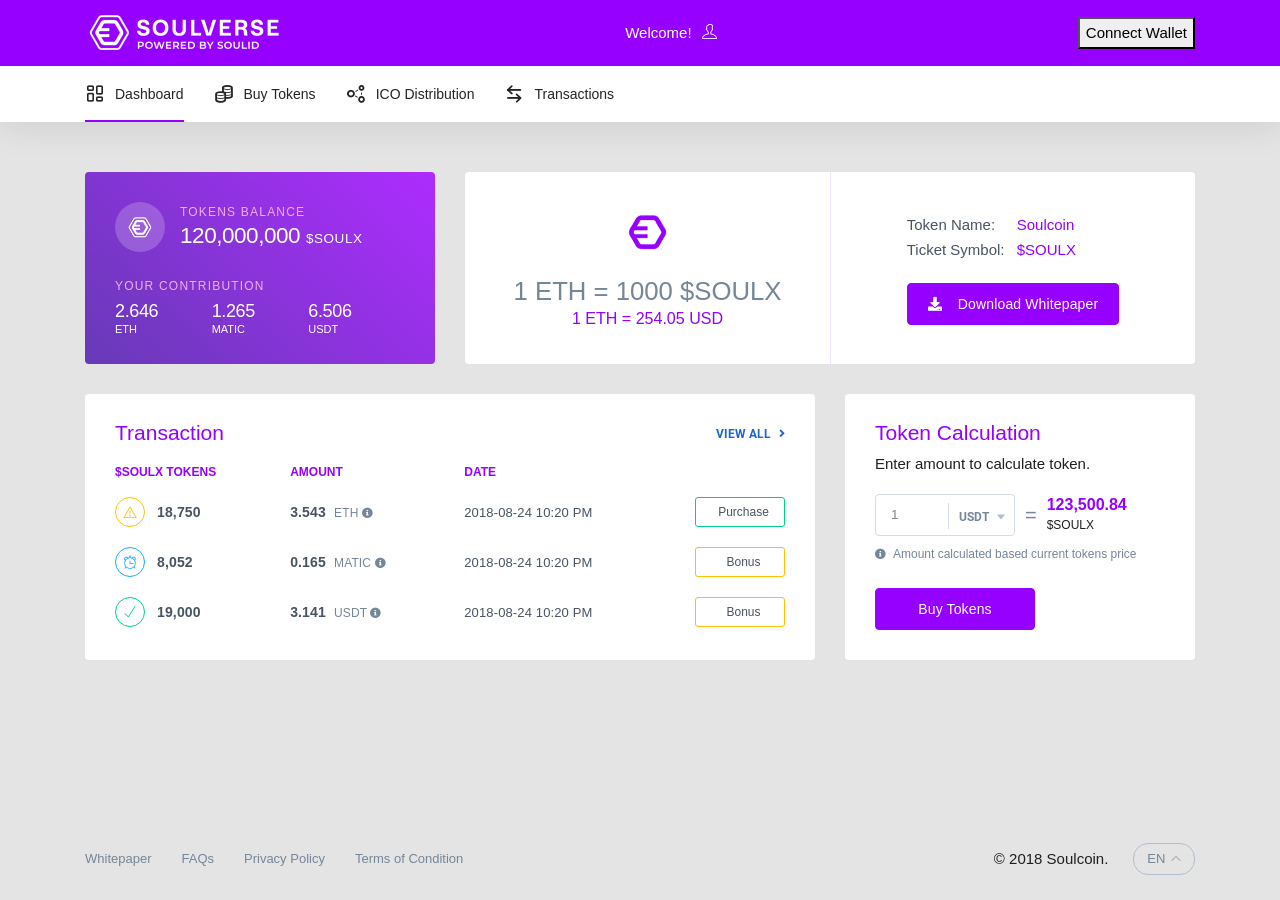
<file: html-main/index.html>
<!DOCTYPE html>
<html lang="zxx" class="js">

<head>
    <meta charset="utf-8">
    <meta name="author" content="Softnio">
    <meta name="viewport" content="width=device-width, initial-scale=1, shrink-to-fit=no">
    <meta name="description" content="Fully featured and complete ICO Dashboard template for ICO backend management.">
    <!-- Fav Icon  -->
    <link rel="shortcut icon" href="images/favicon.png">
    <!-- Site Title  -->
    <title>Soulcoin - ICO User Dashboard Admin Template</title>
    <!-- Vendor Bundle CSS -->
    <link rel="stylesheet" href="assets/css/vendor.bundle.css?ver=104">
    <!-- Custom styles for this template -->
    <link rel="stylesheet" href="assets/css/style.css">

</head>

<body class="page-user">

    <div class="topbar-wrap">
        <div class="topbar is-sticky">
            <div class="container">
                <div class="d-flex justify-content-between align-items-center">
                    <ul class="topbar-nav d-lg-none">
                        <li class="topbar-nav-item relative">
                            <a class="toggle-nav" href="#">
                                <div class="toggle-icon">
                                    <span class="toggle-line"></span>
                                    <span class="toggle-line"></span>
                                    <span class="toggle-line"></span>
                                    <span class="toggle-line"></span>
                                </div>
                            </a>
                        </li><!-- .topbar-nav-item -->
                    </ul><!-- .topbar-nav -->
                    <a class="topbar-logo" href="./">
                        <img src="images/logo-light2x.png" srcset="images/logo-light2x.png 2x" alt="logo">
                    </a>

                    <ul class="topbar-nav">
                        <li class="topbar-nav-item relative">
                            <span class="user-welcome d-none d-lg-inline-block">Welcome!</span>
                            <a class="toggle-tigger user-thumb" href="#"><em class="ti ti-user"></em></a>
                            <div
                                class="toggle-class dropdown-content dropdown-content-right dropdown-arrow-right user-dropdown">
                                <div class="user-status">
                                    <h6 class="user-status-title">Token balance</h6>
                                    <div class="user-status-balance">12,000,000 <small>$SOULX</small></div>
                                </div>
                                <!-- <ul class="user-links">
                                    <li><a href="profile.html"><i class="ti ti-id-badge"></i>My Profile</a></li>
                                    <li><a href="#"><i class="ti ti-infinite"></i>Referral</a></li>
                                    <li><a href="activity.html"><i class="ti ti-eye"></i>Activity</a></li>
                                </ul> -->
                                <ul class="user-links bg-light">
                                    <li><a href="sign-in.html"><i class="ti ti-power-off"></i>Logout</a></li>
                                </ul>
                            </div>
                        </li><!-- .topbar-nav-item -->
                    </ul><!-- .topbar-nav -->
                    <button id="connect-button">Connect Wallet</button>
                </div>

            </div><!-- .container -->
        </div><!-- .topbar -->
        <div class="navbar">
            <div class="container">
                <div class="navbar-innr">
                    <ul class="navbar-menu">
                        <li><a href="index.html"><em class="ikon ikon-dashboard"></em> Dashboard</a></li>
                        <li><a href="buy-token.html"><em class="ikon ikon-coins"></em> Buy Tokens</a></li>
                        <li><a href="ico-distribution.html"><em class="ikon ikon-distribution"></em> ICO
                                Distribution</a></li>
                        <li><a href="transactions.html"><em class="ikon ikon-transactions"></em> Transactions</a></li>
                        <!-- <li><a href="profile.html"><em class="ikon ikon-user"></em> Profile</a></li> -->

                    </ul>
                    </li>
                    </ul>
                    <!--
                    <ul class="navbar-btns">
                        <li><a href="kyc-application.html" class="btn btn-sm btn-outline btn-light"><em class="text-primary ti ti-files"></em><span>KYC Application</span></a></li>
                        <li class="d-none"><span class="badge badge-outline badge-success badge-lg"><em class="text-success ti ti-files mgr-1x"></em><span class="text-success">KYC Approved</span></span></li>-->
                    </ul>
                </div><!-- .navbar-innr -->
            </div><!-- .container -->
        </div><!-- .navbar -->
    </div><!-- .topbar-wrap -->

    <div class="page-content">
        <div class="container">
            <div class="row">
                <div class="col-lg-4">
                    <div class="token-statistics card card-token height-auto">
                        <div class="card-innr">
                            <div class="token-balance token-balance-with-icon">
                                <div class="token-balance-icon">
                                    <img src="images/logo-light-sm.png" alt="logo">
                                </div>
                                <div class="token-balance-text">
                                    <h6 class="card-sub-title">Tokens Balance</h6>
                                    <span class="lead">120,000,000 <span>$SOULX</span></span>
                                </div>
                            </div>
                            <div class="token-balance token-balance-s2">
                                <h6 class="card-sub-title">Your Contribution</h6>
                                <ul class="token-balance-list">
                                    <li class="token-balance-sub">
                                        <span class="lead">2.646</span>
                                        <span class="sub">ETH</span>
                                    </li>
                                    <li class="token-balance-sub">
                                        <span class="lead">1.265</span>
                                        <span class="sub">MATIC</span>
                                    </li>
                                    <li class="token-balance-sub">
                                        <span class="lead">6.506</span>
                                        <span class="sub">USDT</span>
                                    </li>
                                </ul>
                            </div>
                        </div>
                    </div>
                </div><!-- .col -->
                <div class="col-lg-8">
                    <div class="token-information card card-full-height">
                        <div class="row no-gutters height-100">
                            <div class="col-md-6 text-center">
                                <div class="token-info">
                                    <img class="token-info-icon" src="images/logo-sm.png" alt="logo-sm">
                                    <div class="gaps-2x"></div>
                                    <h1 class="token-info-head text-light">1 ETH = 1000 $SOULX</h1>
                                    <h5 class="token-info-sub">1 ETH = 254.05 USD</h5>
                                </div>
                            </div>
                            <div class="col-md-6">
                                <div class="token-info bdr-tl">
                                    <div>
                                        <ul class="token-info-list">
                                            <li><span>Token Name:</span>Soulcoin</li>
                                            <li><span>Ticket Symbol:</span>$SOULX</li>
                                        </ul>
                                        <a href="#" class="btn btn-primary"><em
                                                class="fas fa-download mr-3"></em>Download Whitepaper</a>
                                    </div>
                                </div>
                            </div>
                        </div>
                    </div><!-- .card -->
                </div><!-- .col -->
                <div class="col-xl-8 col-lg-7">
                    <div class="token-transaction card card-full-height">
                        <div class="card-innr">
                            <div class="card-head has-aside">
                                <h4 class="card-title">Transaction</h4>
                                <div class="card-opt">
                                    <a href="transactions.html" class="link ucap">View ALL <em
                                            class="fas fa-angle-right ml-2"></em></a>
                                </div>
                            </div>
                            <table class="table tnx-table">
                                <thead>
                                    <tr>
                                        <th>$SOULX Tokens</th>
                                        <th>Amount</th>
                                        <th class="d-none d-sm-table-cell tnx-date">Date</th>
                                        <th class="tnx-type">
                                            <div class="tnx-type-text"></div>
                                        </th>
                                    </tr><!-- tr -->
                                </thead><!-- thead -->
                                <tbody>
                                    <tr>
                                        <td>
                                            <div class="d-flex align-items-center">
                                                <div class="data-state data-state-pending">
                                                </div>
                                                <span class="lead">18,750</span>
                                            </div>
                                        </td>
                                        <td>
                                            <span>
                                                <span class="lead">3.543</span>
                                                <span class="sub">ETH <em class="fas fa-info-circle"
                                                        data-toggle="tooltip" data-placement="bottom"
                                                        data-original-title="1 ETH = 590.54 USD"></em></span>
                                            </span>
                                        </td>
                                        <td class="d-none d-sm-table-cell tnx-date">
                                            <span class="sub sub-s2">2018-08-24 10:20 PM</span>
                                        </td>
                                        <td class="tnx-type">
                                            <span
                                                class="tnx-type-md badge badge-outline badge-success badge-md">Purchase</span>
                                            <span
                                                class="tnx-type-sm badge badge-sq badge-outline badge-success badge-md">P</span>
                                        </td>
                                    </tr><!-- tr -->
                                    <tr>
                                        <td>
                                            <div class="d-flex align-items-center">
                                                <div class="data-state data-state-progress">
                                                </div>
                                                <span class="lead">8,052</span>
                                            </div>
                                        </td>
                                        <td>
                                            <span>
                                                <span class="lead">0.165</span>
                                                <span class="sub">MATIC <em class="fas fa-info-circle"
                                                        data-toggle="tooltip" data-placement="bottom"
                                                        data-original-title="1 MATIC = 5450.54 USD"></em></span>
                                            </span>
                                        </td>
                                        <td class="d-none d-sm-table-cell tnx-date">
                                            <span class="sub sub-s2">2018-08-24 10:20 PM</span>
                                        </td>
                                        <td class="tnx-type">
                                            <span
                                                class="tnx-type-md badge badge-outline badge-warning badge-md">Bonus</span>
                                            <span
                                                class="tnx-type-sm badge badge-sq badge-outline badge-warning badge-md">B</span>
                                        </td>
                                    </tr><!-- tr -->
                                    <tr>
                                        <td>
                                            <div class="d-flex align-items-center">
                                                <div class="data-state data-state-approved">
                                                </div>
                                                <span class="lead">19,000</span>
                                            </div>
                                        </td>
                                        <td>
                                            <span>
                                                <span class="lead">3.141</span>
                                                <span class="sub">USDT <em class="fas fa-info-circle"
                                                        data-toggle="tooltip" data-placement="bottom"
                                                        data-original-title="1 USDT = 180.54 USD"></em></span>
                                            </span>
                                        </td>
                                        <td class="d-none d-sm-table-cell tnx-date">
                                            <span class="sub sub-s2">2018-08-24 10:20 PM</span>
                                        </td>
                                        <td class="tnx-type">
                                            <span
                                                class="tnx-type-md badge badge-outline badge-warning badge-md">Bonus</span>
                                            <span
                                                class="tnx-type-sm badge badge-sq badge-outline badge-warning badge-md">B</span>
                                        </td>
                                    </tr><!-- tr -->
                                </tbody><!-- tbody -->
                            </table><!-- .table -->
                        </div>
                    </div>
                </div>
                <div class="col-xl-4 col-lg-5">
                    <div class="token-calculator card card-full-height">
                        <div class="card-innr">
                            <div class="card-head">
                                <h4 class="card-title">Token Calculation</h4>
                                <p class="card-title-text">Enter amount to calculate token.</p>
                            </div>
                            <div class="token-calc">
                                <div class="token-pay-amount">
                                    <input id="token-base-amount" class="input-bordered input-with-hint" type="text"
                                        value="1">
                                    <div class="token-pay-currency">
                                        <a href="#" class="link ucap link-light toggle-tigger toggle-caret">USDT</a>
                                        <div class="toggle-class dropdown-content">
                                            <ul class="dropdown-list">
                                                <li><a href="#">MATIC</a></li>
                                                <li><a href="#">USDT</a></li>
                                                <li><a href="#">ETH</a></li>
                                            </ul>
                                        </div>
                                    </div>
                                </div>
                                <div class="token-received">
                                    <div class="token-eq-sign">=</div>
                                    <div class="token-received-amount">
                                        <h5 class="token-amount">123,500.84</h5>
                                        <div class="token-symbol">$SOULX</div>
                                    </div>
                                </div>
                            </div>
                            <div class="token-calc-note note note-plane">
                                <em class="fas fa-info-circle text-light"></em>
                                <span class="note-text text-light">Amount calculated based current tokens price</span>
                            </div>
                            <div class="token-buy">
                                <a href="#" class="btn btn-primary">Buy Tokens</a>
                            </div>
                        </div>
                    </div>
                </div>
            </div><!-- .row -->
            <!--<div class="row">
                <div class="col-xl-8 col-lg-7">
                    <div class="token-sale-graph card card-full-height">
                        <div class="card-innr">
                            <div class="card-head has-aside">
                                <h4 class="card-title">Tokens Sale Graph</h4>
                                <div class="card-opt">
                                    <a href="#" class="link ucap link-light toggle-tigger toggle-caret">7 Days</a>
                                    <div class="toggle-class dropdown-content">
                                        <ul class="dropdown-list">
                                            <li><a href="#">30 days</a></li>
                                            <li><a href="#">1 years</a></li>
                                        </ul>
                                    </div>
                                </div>
                            </div>
                            <div class="chart-tokensale">
                                <canvas id="tknSale"></canvas>
                            </div>
                        </div>
                    </div><!-- .card -->
        </div><!-- .col -->
        <!--<div class="col-xl-4 col-lg-5">
                    <div class="token-sales card card-full-height">
                        <div class="card-innr">
                            <div class="card-head">
                                <h4 class="card-title">Token Sales Progress</h4>
                            </div>
                            <ul class="progress-info">
                                <li><span>Raised</span> 2,758 $SOULX</li>
                                <li class="text-right"><span>TOTAL</span> 1,500,000 $SOULX</li>
                            </ul>
                            <div class="progress-bar">
                                <div class="progress-hcap" data-percent="83" style="width: 83%;">
                                    <div>Hard cap <span>1,400,000</span></div>
                                </div>
                                <div class="progress-scap" data-percent="24" style="width: 24%;">
                                    <div>Soft cap <span>40,000</span></div>
                                </div>
                                <div class="progress-percent" data-percent="28" style="width: 28%;"></div>
                            </div>
                            
                            <span class="card-sub-title mgb-0-5x">Sales END IN</span>
                            <div class="countdown-clock" data-date="2019/04/05"><div><span class="countdown-time countdown-time-first">78</span><span class="countdown-text">Day</span></div><div><span class="countdown-time">08</span><span class="countdown-text">Hour</span></div><div><span class="countdown-time">30</span><span class="countdown-text">Min</span></div><div><span class="countdown-time countdown-time-last">38</span><span class="countdown-text">Sec</span></div></div>
                        </div>
                    </div>
                </div>
            </div><!-- .row -->
    </div><!-- .container -->
    </div><!-- .page-content -->

    <div class="footer-bar">
        <div class="container">
            <div class="row align-items-center justify-content-center">
                <div class="col-md-8">
                    <ul class="footer-links">
                        <li><a href="#">Whitepaper</a></li>
                        <li><a href="faq-page.html">FAQs</a></li>
                        <li><a href="regular-page.html">Privacy Policy</a></li>
                        <li><a href="regular-page.html">Terms of Condition</a></li>
                    </ul>
                </div><!-- .col -->
                <div class="col-md-4 mt-2 mt-sm-0">
                    <div
                        class="d-flex justify-content-between justify-content-md-end align-items-center guttar-25px pdt-0-5x pdb-0-5x">
                        <div class="copyright-text">&copy; 2018 Soulcoin.</div>
                        <div class="lang-switch relative">
                            <a href="#" class="lang-switch-btn toggle-tigger">En <em class="ti ti-angle-up"></em></a>
                            <div class="toggle-class dropdown-content dropdown-content-up">
                                <ul class="lang-list">
                                    <li><a href="#">Fr</a></li>
                                    <li><a href="#">Bn</a></li>
                                    <li><a href="#">Lt</a></li>
                                </ul>
                            </div>
                        </div>
                    </div>
                </div><!-- .col -->
            </div><!-- .row -->
        </div><!-- .container -->
    </div><!-- .footer-bar -->

    <!-- JavaScript (include all script here) -->
    <script src="assets/js/jquery.bundle.js?ver=104"></script>
    <script src="assets/js/script.js?ver=104"></script>
    <script>
        document.getElementById('connect-button').addEventListener('click', event => {
            let account;
            let button = event.target;
            ethereum.request({ method: 'eth_requestAccounts' }).then(accounts => {
                account = accounts[0];
                const shortenedAddress = account.substring(0, 6) + "..." + account.substring(account.length - 4);
                console.log(shortenedAddress);
                button.textContent = shortenedAddress;

                ethereum.request({ method: 'eth_getBalance', params: [account, 'latest'] }).then(result => {
                    console.log(result);
                    let wei = parseInt(result, 16);
                    let balance = wei / (10 ** 18);
                    console.log(balance + " ETH");
                });
            });
        });
    </script>
</body>

</html>
</file>
<file: documentation/assets/css/prettify.css>
.com { color: #93a1a1; }
.lit { color: #195f91; }
.pun, .opn, .clo { color: #93a1a1; }
.fun { color: #dc322f; }
.str, .atv { color: #D14; }
.kwd, .linenums .tag { color: #1e347b; }
.typ, .atn, .dec, .var { color: teal; }
.pln { color: #48484c; }

.prettyprint {
  padding: 8px;
  background-color: #f7f7f9;
  border: 1px solid #e1e1e8;
}
.prettyprint.linenums {
  -webkit-box-shadow: inset 40px 0 0 #fbfbfc, inset 41px 0 0 #ececf0;
     -moz-box-shadow: inset 40px 0 0 #fbfbfc, inset 41px 0 0 #ececf0;
          box-shadow: inset 40px 0 0 #fbfbfc, inset 41px 0 0 #ececf0;
}

/* Specify class=linenums on a pre to get line numbering */
ol.linenums {
  margin: 0 0 0 33px; /* IE indents via margin-left */
} 
ol.linenums li {
  padding-left: 12px;
  color: #bebec5;
  line-height: 18px;
  text-shadow: 0 1px 0 #fff;
}
</file>
